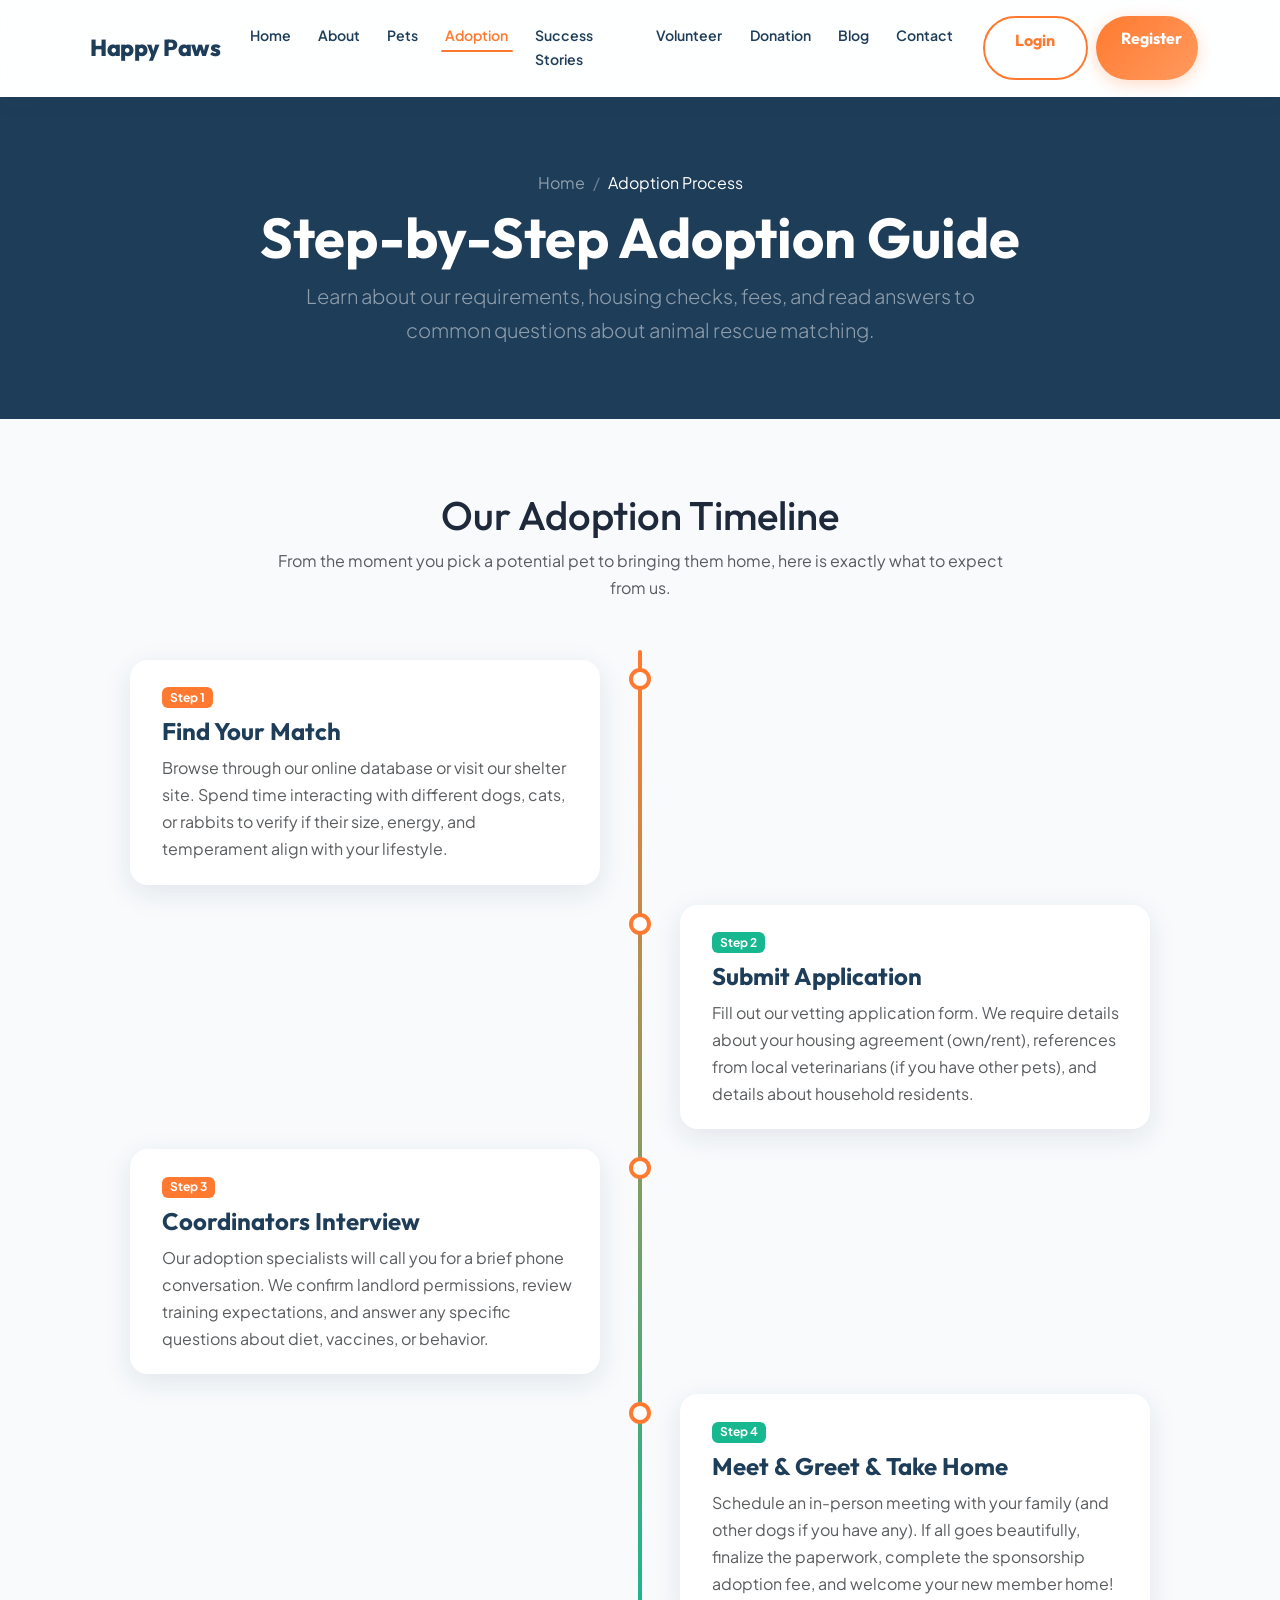
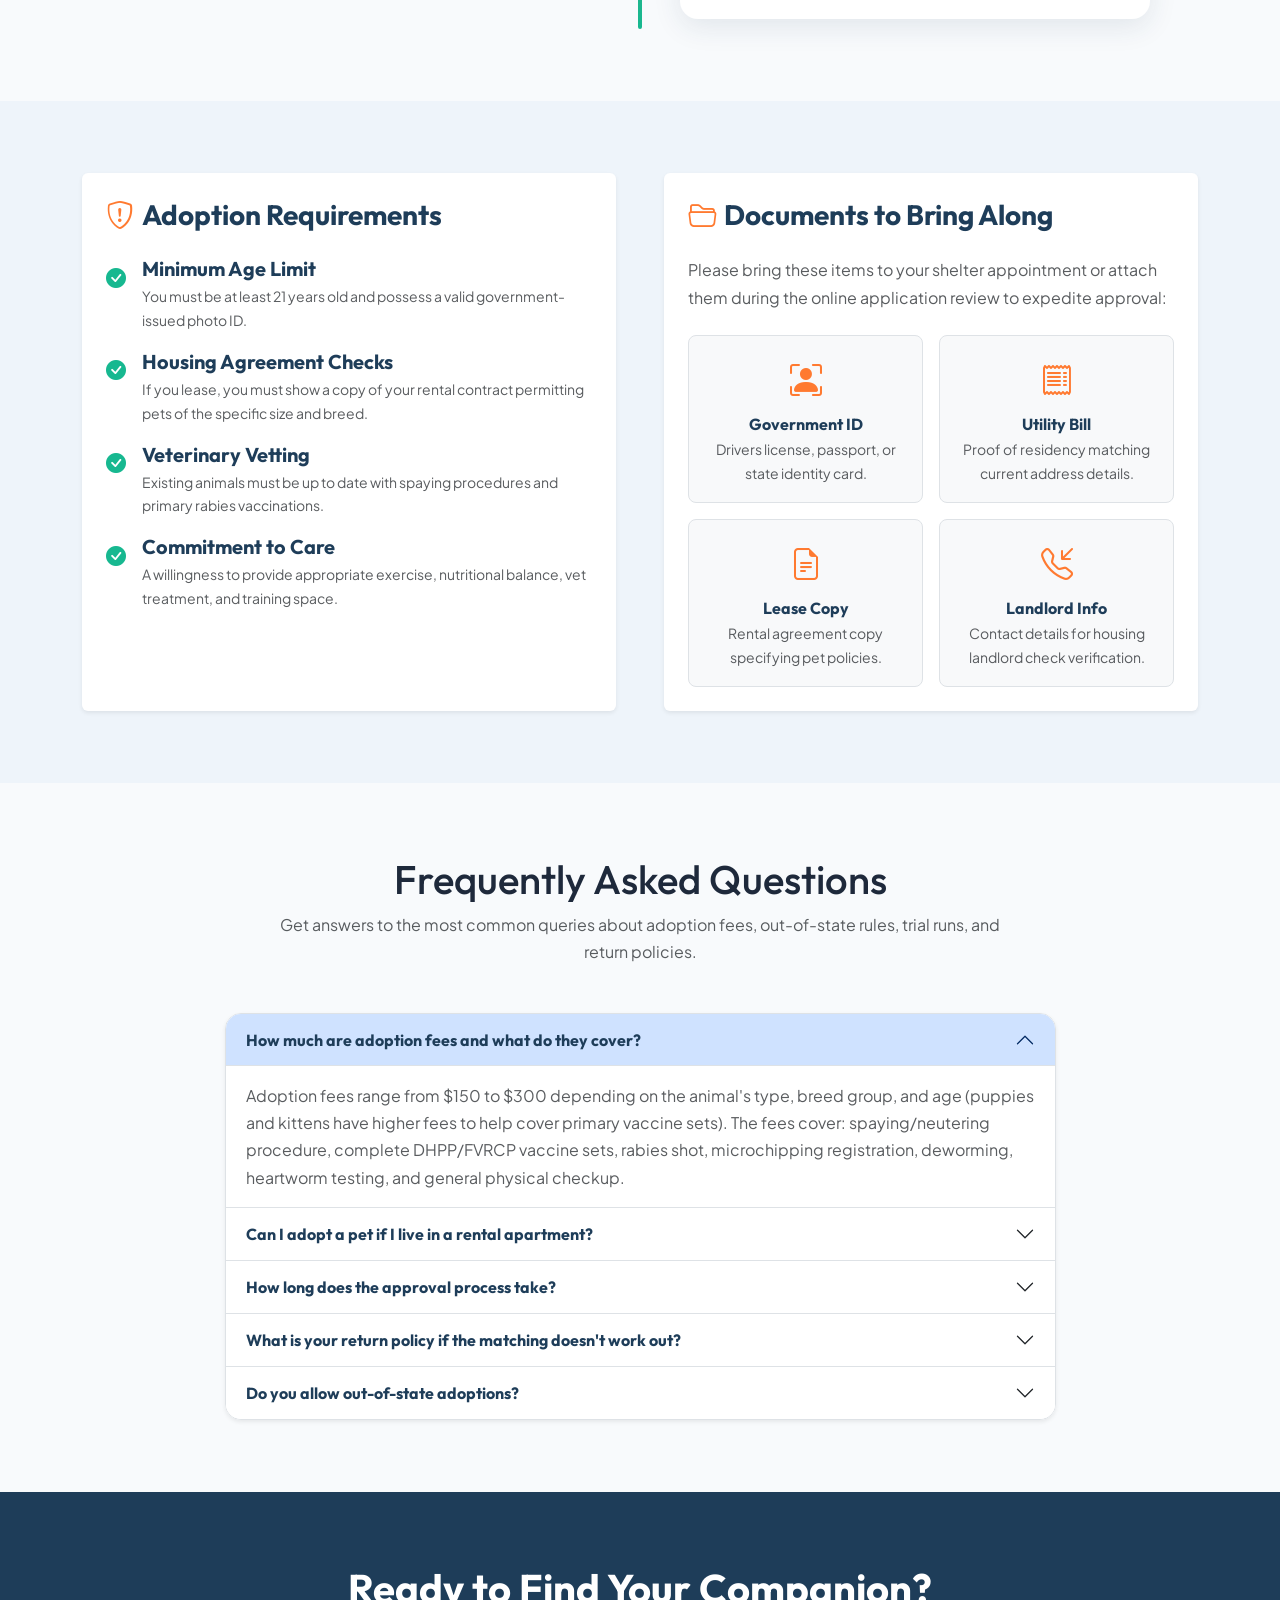
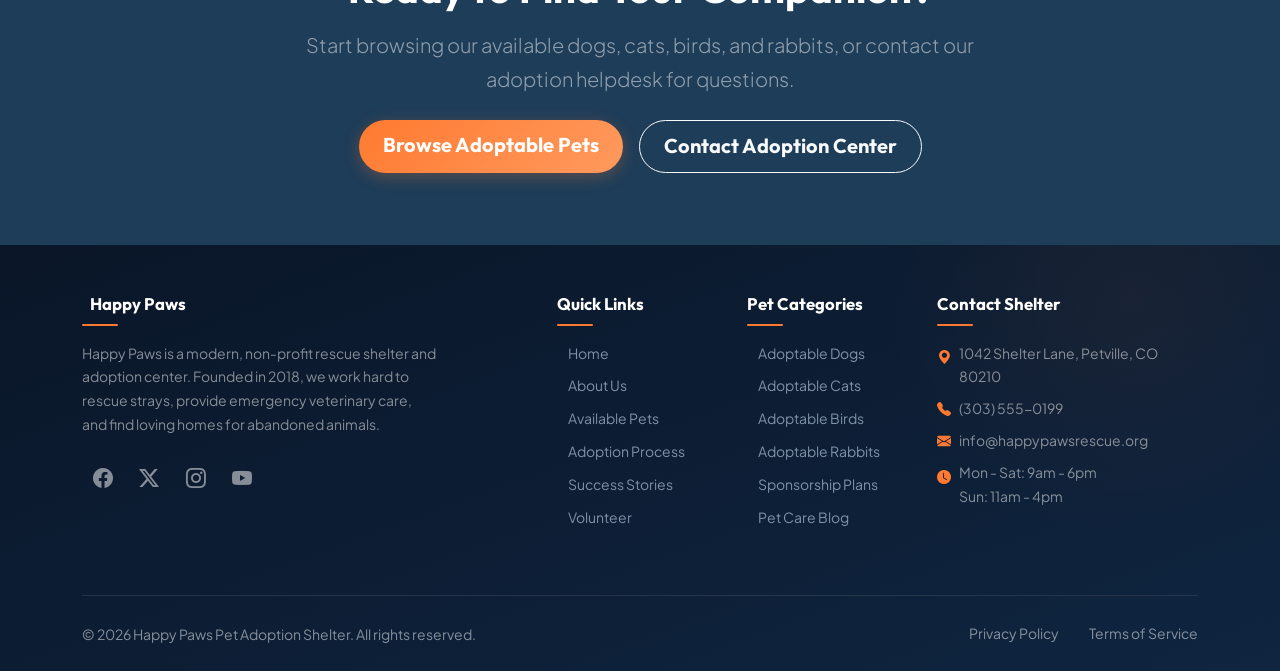
<file: adoption.html>
<!DOCTYPE html>
<html lang="en">
<head>
  <meta charset="UTF-8">
  <meta name="viewport" content="width=device-width, initial-scale=1.0">
  <meta name="description" content="Read our step-by-step pet adoption guide. View housing and vetting requirements, necessary checklist documents, and browse frequently asked questions.">
  <title>Adoption Guide & FAQ | Happy Paws Pet Adoption</title>
  <!-- Bootstrap 5 CSS CDN -->
  <link href="https://cdn.jsdelivr.net/npm/bootstrap@5.3.2/dist/css/bootstrap.min.css" rel="stylesheet">
  <!-- Bootstrap Icons CDN -->
  <link href="https://cdn.jsdelivr.net/npm/bootstrap-icons@1.11.2/font/bootstrap-icons.min.css" rel="stylesheet">
  <!-- Custom CSS -->
  <link href="css/style.css" rel="stylesheet">
</head>
<body>

  <!-- NAVBAR -->
  <nav class="navbar navbar-expand-lg sticky-top glass-navbar py-3">
    <div class="container">
      <a class="navbar-brand text-secondary-custom d-flex align-items-center" href="index.html">
        <i class="bi bi-paw-fill text-primary-custom me-2" aria-hidden="true"></i>
        <span>Happy Paws</span>
      </a>
      <button class="navbar-toggler border-0" type="button" data-bs-toggle="offcanvas" data-bs-target="#offcanvasNavbar" aria-controls="offcanvasNavbar" aria-label="Toggle navigation">
        <span class="navbar-toggler-icon"></span>
      </button>
      <div class="offcanvas offcanvas-end" tabindex="-1" id="offcanvasNavbar" aria-labelledby="offcanvasNavbarLabel">
        <div class="offcanvas-header border-bottom">
          <h5 class="offcanvas-title text-secondary-custom d-flex align-items-center" id="offcanvasNavbarLabel">
            <i class="bi bi-paw-fill text-primary-custom me-2"></i>Happy Paws
          </h5>
          <button type="button" class="btn-close" data-bs-dismiss="offcanvas" aria-label="Close"></button>
        </div>
        <div class="offcanvas-body">
          <ul class="navbar-nav justify-content-center flex-grow-1 pe-3">
            <li class="nav-item"><a class="nav-link" href="index.html">Home</a></li>
            <li class="nav-item"><a class="nav-link" href="about.html">About</a></li>
            <li class="nav-item"><a class="nav-link" href="pets.html">Pets</a></li>
            <li class="nav-item"><a class="nav-link active" href="adoption.html">Adoption</a></li>
            <li class="nav-item"><a class="nav-link" href="stories.html">Success Stories</a></li>
            <li class="nav-item"><a class="nav-link" href="volunteer.html">Volunteer</a></li>
            <li class="nav-item"><a class="nav-link" href="donation.html">Donation</a></li>
            <li class="nav-item"><a class="nav-link" href="blog.html">Blog</a></li>
            <li class="nav-item"><a class="nav-link" href="contact.html">Contact</a></li>
          </ul>
          <div class="d-flex gap-2 flex-column flex-lg-row mt-3 mt-lg-0">
            <a href="login.html" class="btn btn-outline-primary-custom w-100 w-lg-auto">Login</a>
            <a href="register.html" class="btn btn-primary-custom w-100 w-lg-auto">Register</a>
          </div>
        </div>
      </div>
    </div>
  </nav>

  <!-- PAGE HERO -->
  <section class="py-5 bg-secondary-custom text-white" id="adoption-hero">
    <div class="container py-4 text-center">
      <nav aria-label="breadcrumb">
        <ol class="breadcrumb justify-content-center mb-2">
          <li class="breadcrumb-item"><a href="index.html" class="text-white-50">Home</a></li>
          <li class="breadcrumb-item active text-white" aria-current="page">Adoption Process</li>
        </ol>
      </nav>
      <h1 class="display-4 text-white fw-bold">Step-by-Step Adoption Guide</h1>
      <p class="lead text-white-50 col-md-8 mx-auto mb-0">Learn about our requirements, housing checks, fees, and read answers to common questions about animal rescue matching.</p>
    </div>
  </section>

  <!-- STEP BY STEP PROCESS -->
  <section class="py-5" id="process-timeline">
    <div class="container py-4">
      <div class="text-center mb-5">
        <h2 class="h1 mb-2">Our Adoption Timeline</h2>
        <p class="text-muted col-md-8 mx-auto">From the moment you pick a potential pet to bringing them home, here is exactly what to expect from us.</p>
      </div>

      <div class="timeline">
        <!-- Step 1 -->
        <div class="timeline-container left">
          <div class="timeline-content">
            <span class="badge bg-primary-custom mb-2">Step 1</span>
            <h4 class="text-secondary-custom fw-bold">Find Your Match</h4>
            <p class="text-muted mb-0">Browse through our online database or visit our shelter site. Spend time interacting with different dogs, cats, or rabbits to verify if their size, energy, and temperament align with your lifestyle.</p>
          </div>
        </div>
        <!-- Step 2 -->
        <div class="timeline-container right">
          <div class="timeline-content">
            <span class="badge bg-accent-custom mb-2">Step 2</span>
            <h4 class="text-secondary-custom fw-bold">Submit Application</h4>
            <p class="text-muted mb-0">Fill out our vetting application form. We require details about your housing agreement (own/rent), references from local veterinarians (if you have other pets), and details about household residents.</p>
          </div>
        </div>
        <!-- Step 3 -->
        <div class="timeline-container left">
          <div class="timeline-content">
            <span class="badge bg-primary-custom mb-2">Step 3</span>
            <h4 class="text-secondary-custom fw-bold">Coordinators Interview</h4>
            <p class="text-muted mb-0">Our adoption specialists will call you for a brief phone conversation. We confirm landlord permissions, review training expectations, and answer any specific questions about diet, vaccines, or behavior.</p>
          </div>
        </div>
        <!-- Step 4 -->
        <div class="timeline-container right">
          <div class="timeline-content">
            <span class="badge bg-accent-custom mb-2">Step 4</span>
            <h4 class="text-secondary-custom fw-bold">Meet & Greet & Take Home</h4>
            <p class="text-muted mb-0">Schedule an in-person meeting with your family (and other dogs if you have any). If all goes beautifully, finalize the paperwork, complete the sponsorship adoption fee, and welcome your new member home!</p>
          </div>
        </div>
      </div>
    </div>
  </section>

  <!-- REQUIREMENTS & DOCUMENTS -->
  <section class="py-5 bg-soft-blue-custom" id="requirements-section">
    <div class="container py-4">
      <div class="row g-5">
        
        <!-- Requirements Col -->
        <div class="col-lg-6">
          <div class="card border-0 shadow-sm p-4 h-100">
            <h3 class="fw-bold text-secondary-custom mb-4 d-flex align-items-center">
              <i class="bi bi-shield-exclamation text-primary-custom me-2 fs-3"></i>Adoption Requirements
            </h3>
            <ul class="list-unstyled d-flex flex-column gap-3 mb-0">
              <li class="d-flex align-items-start gap-3">
                <i class="bi bi-check-circle-fill text-accent-custom fs-5 mt-1"></i>
                <div>
                  <h5 class="mb-1 text-secondary-custom">Minimum Age Limit</h5>
                  <p class="text-muted small mb-0">You must be at least 21 years old and possess a valid government-issued photo ID.</p>
                </div>
              </li>
              <li class="d-flex align-items-start gap-3">
                <i class="bi bi-check-circle-fill text-accent-custom fs-5 mt-1"></i>
                <div>
                  <h5 class="mb-1 text-secondary-custom">Housing Agreement Checks</h5>
                  <p class="text-muted small mb-0">If you lease, you must show a copy of your rental contract permitting pets of the specific size and breed.</p>
                </div>
              </li>
              <li class="d-flex align-items-start gap-3">
                <i class="bi bi-check-circle-fill text-accent-custom fs-5 mt-1"></i>
                <div>
                  <h5 class="mb-1 text-secondary-custom">Veterinary Vetting</h5>
                  <p class="text-muted small mb-0">Existing animals must be up to date with spaying procedures and primary rabies vaccinations.</p>
                </div>
              </li>
              <li class="d-flex align-items-start gap-3">
                <i class="bi bi-check-circle-fill text-accent-custom fs-5 mt-1"></i>
                <div>
                  <h5 class="mb-1 text-secondary-custom">Commitment to Care</h5>
                  <p class="text-muted small mb-0">A willingness to provide appropriate exercise, nutritional balance, vet treatment, and training space.</p>
                </div>
              </li>
            </ul>
          </div>
        </div>

        <!-- Documents Col -->
        <div class="col-lg-6">
          <div class="card border-0 shadow-sm p-4 h-100">
            <h3 class="fw-bold text-secondary-custom mb-4 d-flex align-items-center">
              <i class="bi bi-folder2-open text-primary-custom me-2 fs-3"></i>Documents to Bring Along
            </h3>
            <p class="text-muted mb-4">Please bring these items to your shelter appointment or attach them during the online application review to expedite approval:</p>
            <div class="row g-3">
              <div class="col-md-6">
                <div class="p-3 bg-light border rounded-3 text-center h-100">
                  <i class="bi bi-person-bounding-box text-primary-custom fs-2 d-block mb-2"></i>
                  <h6 class="fw-bold mb-1">Government ID</h6>
                  <p class="small text-muted mb-0">Drivers license, passport, or state identity card.</p>
                </div>
              </div>
              <div class="col-md-6">
                <div class="p-3 bg-light border rounded-3 text-center h-100">
                  <i class="bi bi-receipt text-primary-custom fs-2 d-block mb-2"></i>
                  <h6 class="fw-bold mb-1">Utility Bill</h6>
                  <p class="small text-muted mb-0">Proof of residency matching current address details.</p>
                </div>
              </div>
              <div class="col-md-6">
                <div class="p-3 bg-light border rounded-3 text-center h-100">
                  <i class="bi bi-file-earmark-text text-primary-custom fs-2 d-block mb-2"></i>
                  <h6 class="fw-bold mb-1">Lease Copy</h6>
                  <p class="small text-muted mb-0">Rental agreement copy specifying pet policies.</p>
                </div>
              </div>
              <div class="col-md-6">
                <div class="p-3 bg-light border rounded-3 text-center h-100">
                  <i class="bi bi-telephone-inbound text-primary-custom fs-2 d-block mb-2"></i>
                  <h6 class="fw-bold mb-1">Landlord Info</h6>
                  <p class="small text-muted mb-0">Contact details for housing landlord check verification.</p>
                </div>
              </div>
            </div>
          </div>
        </div>

      </div>
    </div>
  </section>

  <!-- FAQS (ACCORDION) -->
  <section class="py-5" id="faqs-accordion">
    <div class="container py-4">
      <div class="text-center mb-5">
        <h2 class="h1 mb-2">Frequently Asked Questions</h2>
        <p class="text-muted col-md-8 mx-auto">Get answers to the most common queries about adoption fees, out-of-state rules, trial runs, and return policies.</p>
      </div>

      <div class="row justify-content-center">
        <div class="col-lg-9">
          <div class="accordion accordion-flush shadow-sm rounded-4 overflow-hidden border" id="adoptionFAQs">
            
            <!-- Question 1 -->
            <div class="accordion-item">
              <h2 class="accordion-header" id="faq-h1">
                <button class="accordion-button fw-bold text-secondary-custom py-3" type="button" data-bs-toggle="collapse" data-bs-target="#faq-c1" aria-expanded="true" aria-controls="faq-c1">
                  How much are adoption fees and what do they cover?
                </button>
              </h2>
              <div id="faq-c1" class="accordion-collapse collapse show" aria-labelledby="faq-h1" data-bs-parent="#adoptionFAQs">
                <div class="accordion-body text-muted">
                  Adoption fees range from $150 to $300 depending on the animal's type, breed group, and age (puppies and kittens have higher fees to help cover primary vaccine sets). The fees cover: spaying/neutering procedure, complete DHPP/FVRCP vaccine sets, rabies shot, microchipping registration, deworming, heartworm testing, and general physical checkup.
                </div>
              </div>
            </div>

            <!-- Question 2 -->
            <div class="accordion-item">
              <h2 class="accordion-header" id="faq-h2">
                <button class="accordion-button collapsed fw-bold text-secondary-custom py-3" type="button" data-bs-toggle="collapse" data-bs-target="#faq-c2" aria-expanded="false" aria-controls="faq-c2">
                  Can I adopt a pet if I live in a rental apartment?
                </button>
              </h2>
              <div id="faq-c2" class="accordion-collapse collapse" aria-labelledby="faq-h2" data-bs-parent="#adoptionFAQs">
                <div class="accordion-body text-muted">
                  Absolutely! We rehome many animals into apartments. The critical factor is matching the right pet (low energy, quiet demeanor, suitable size) to your space. We check lease documentation stating you have permission and verify breed/weight caps.
                </div>
              </div>
            </div>

            <!-- Question 3 -->
            <div class="accordion-item">
              <h2 class="accordion-header" id="faq-h3">
                <button class="accordion-button collapsed fw-bold text-secondary-custom py-3" type="button" data-bs-toggle="collapse" data-bs-target="#faq-c3" aria-expanded="false" aria-controls="faq-c3">
                  How long does the approval process take?
                </button>
              </h2>
              <div id="faq-c3" class="accordion-collapse collapse" aria-labelledby="faq-h3" data-bs-parent="#adoptionFAQs">
                <div class="accordion-body text-muted">
                  The vetting review usually takes between 48 and 72 hours. Delays typically happen if we cannot reach references, landlords, or your prior veterinarian. You can speed up reviews by informing your landlord and vet clinic that Happy Paws will be calling.
                </div>
              </div>
            </div>

            <!-- Question 4 -->
            <div class="accordion-item">
              <h2 class="accordion-header" id="faq-h4">
                <button class="accordion-button collapsed fw-bold text-secondary-custom py-3" type="button" data-bs-toggle="collapse" data-bs-target="#faq-c4" aria-expanded="false" aria-controls="faq-c4">
                  What is your return policy if the matching doesn't work out?
                </button>
              </h2>
              <div id="faq-c4" class="accordion-collapse collapse" aria-labelledby="faq-h4" data-bs-parent="#adoptionFAQs">
                <div class="accordion-body text-muted">
                  We offer a 14-day trial match window. If there are behavioral adjustments, we offer training consultations. If it's clear the match isn't a fit, the animal must be returned to Happy Paws. We will refund the adoption fee (within 14 days) and work to find a better fit.
                </div>
              </div>
            </div>

            <!-- Question 5 -->
            <div class="accordion-item">
              <h2 class="accordion-header" id="faq-h5">
                <button class="accordion-button collapsed fw-bold text-secondary-custom py-3" type="button" data-bs-toggle="collapse" data-bs-target="#faq-c5" aria-expanded="false" aria-controls="faq-c5">
                  Do you allow out-of-state adoptions?
                </button>
              </h2>
              <div id="faq-c5" class="accordion-collapse collapse" aria-labelledby="faq-h5" data-bs-parent="#adoptionFAQs">
                <div class="accordion-body text-muted">
                  Yes, but we do not ship animals under any circumstances. You must travel to our physical Colorado shelter sites to complete the application, meet-and-greet sessions, and drive or fly back home with the companion safely.
                </div>
              </div>
            </div>

          </div>
        </div>
      </div>
    </div>
  </section>

  <!-- QUICK CTA -->
  <section class="py-5 bg-secondary-custom text-white" id="adoption-cta">
    <div class="container py-4 text-center">
      <h2 class="display-6 text-white mb-3 fw-bold">Ready to Find Your Companion?</h2>
      <p class="lead text-white-50 col-md-8 mx-auto mb-4">Start browsing our available dogs, cats, birds, and rabbits, or contact our adoption helpdesk for questions.</p>
      <div class="d-flex justify-content-center gap-3 flex-wrap">
        <a href="pets.html" class="btn btn-primary-custom btn-lg px-4">Browse Adoptable Pets</a>
        <a href="contact.html" class="btn btn-outline-light btn-lg px-4">Contact Adoption Center</a>
      </div>
    </div>
  </section>

  <!-- FOOTER -->
  <footer class="footer-dark pt-5 pb-4">
    <div class="container">
      <div class="row g-4 mb-5">
        <div class="col-md-4">
          <h5 class="text-white fw-bold mb-3 d-flex align-items-center">
            <i class="bi bi-paw-fill text-primary-custom me-2"></i>Happy Paws
          </h5>
          <p class="small text-white-50">Happy Paws is a modern, non-profit rescue shelter and adoption center. Founded in 2018, we work hard to rescue strays, provide emergency veterinary care, and find loving homes for abandoned animals.</p>
          <div class="d-flex gap-3 mt-4">
            <a href="#" class="fs-5 text-white-50" aria-label="Facebook"><i class="bi bi-facebook"></i></a>
            <a href="#" class="fs-5 text-white-50" aria-label="Twitter"><i class="bi bi-twitter-x"></i></a>
            <a href="#" class="fs-5 text-white-50" aria-label="Instagram"><i class="bi bi-instagram"></i></a>
            <a href="#" class="fs-5 text-white-50" aria-label="Youtube"><i class="bi bi-youtube"></i></a>
          </div>
        </div>
        <div class="col-sm-6 col-md-2 offset-md-1">
          <h5 class="text-white fw-bold mb-3">Quick Links</h5>
          <ul class="list-unstyled d-flex flex-column gap-2 small">
            <li><a href="index.html">Home</a></li>
            <li><a href="about.html">About Us</a></li>
            <li><a href="pets.html">Available Pets</a></li>
            <li><a href="adoption.html">Adoption Process</a></li>
            <li><a href="stories.html">Success Stories</a></li>
            <li><a href="volunteer.html">Volunteer</a></li>
          </ul>
        </div>
        <div class="col-sm-6 col-md-2">
          <h5 class="text-white fw-bold mb-3">Pet Categories</h5>
          <ul class="list-unstyled d-flex flex-column gap-2 small">
            <li><a href="pets.html?type=dogs">Adoptable Dogs</a></li>
            <li><a href="pets.html?type=cats">Adoptable Cats</a></li>
            <li><a href="pets.html?type=birds">Adoptable Birds</a></li>
            <li><a href="pets.html?type=rabbits">Adoptable Rabbits</a></li>
            <li><a href="donation.html">Sponsorship Plans</a></li>
            <li><a href="blog.html">Pet Care Blog</a></li>
          </ul>
        </div>
        <div class="col-md-3">
          <h5 class="text-white fw-bold mb-3">Contact Shelter</h5>
          <ul class="list-unstyled d-flex flex-column gap-2 small text-white-50">
            <li class="d-flex align-items-start gap-2">
              <i class="bi bi-geo-alt-fill text-primary-custom mt-1"></i>
              <span>1042 Shelter Lane, Petville, CO 80210</span>
            </li>
            <li class="d-flex align-items-center gap-2">
              <i class="bi bi-telephone-fill text-primary-custom"></i>
              <span>(303) 555-0199</span>
            </li>
            <li class="d-flex align-items-center gap-2">
              <i class="bi bi-envelope-fill text-primary-custom"></i>
              <span>info@happypawsrescue.org</span>
            </li>
            <li class="d-flex align-items-start gap-2">
              <i class="bi bi-clock-fill text-primary-custom mt-1"></i>
              <span>Mon - Sat: 9am - 6pm<br>Sun: 11am - 4pm</span>
            </li>
          </ul>
        </div>
      </div>
      <hr class="border-secondary mb-4">
      <div class="row align-items-center">
        <div class="col-md-6 text-center text-md-start mb-3 mb-md-0">
          <span class="small text-white-50">&copy; 2026 Happy Paws Pet Adoption Shelter. All rights reserved.</span>
        </div>
        <div class="col-md-6 text-center text-md-end">
          <a href="#" class="small text-white-50 me-3">Privacy Policy</a>
          <a href="#" class="small text-white-50">Terms of Service</a>
        </div>
      </div>
    </div>
  </footer>

  <!-- Bootstrap 5 JS Bundle CDN -->
  <script src="https://cdn.jsdelivr.net/npm/bootstrap@5.3.2/dist/js/bootstrap.bundle.min.js"></script>
</body>
</html>
</file>
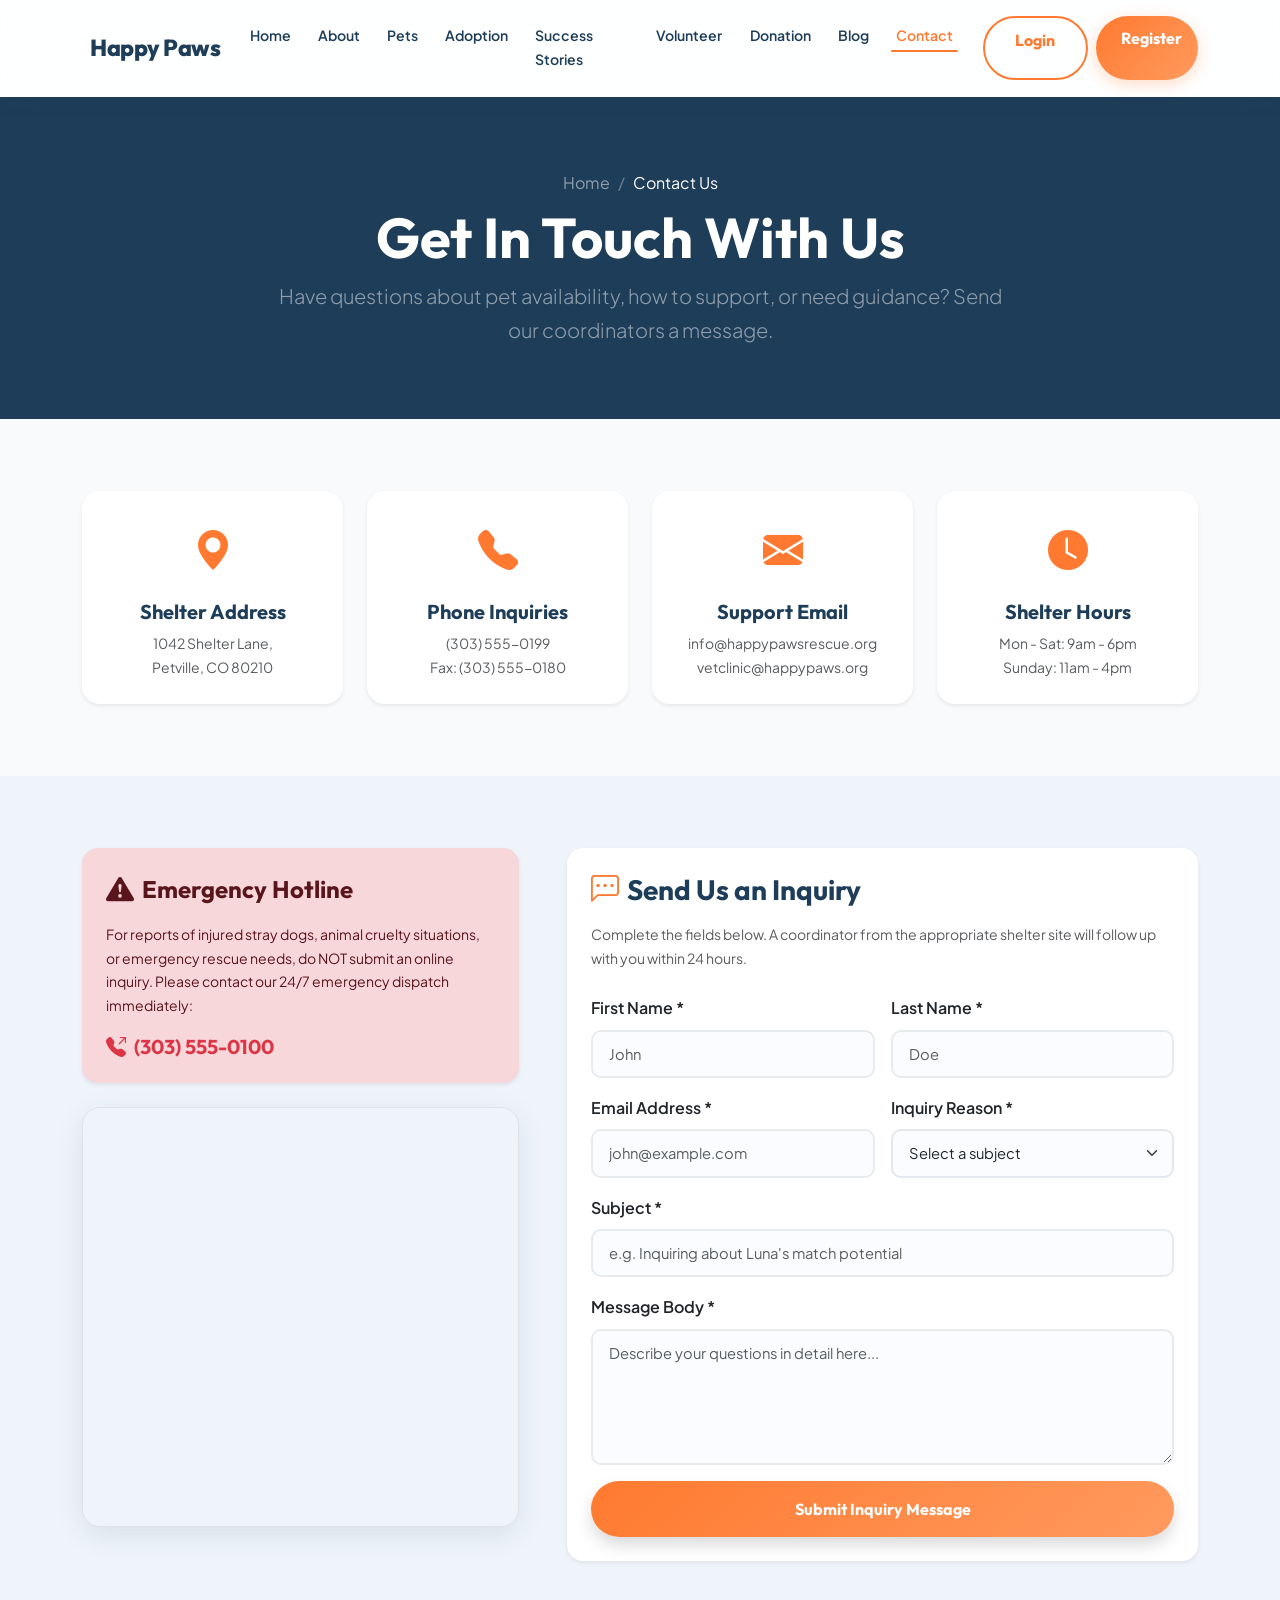
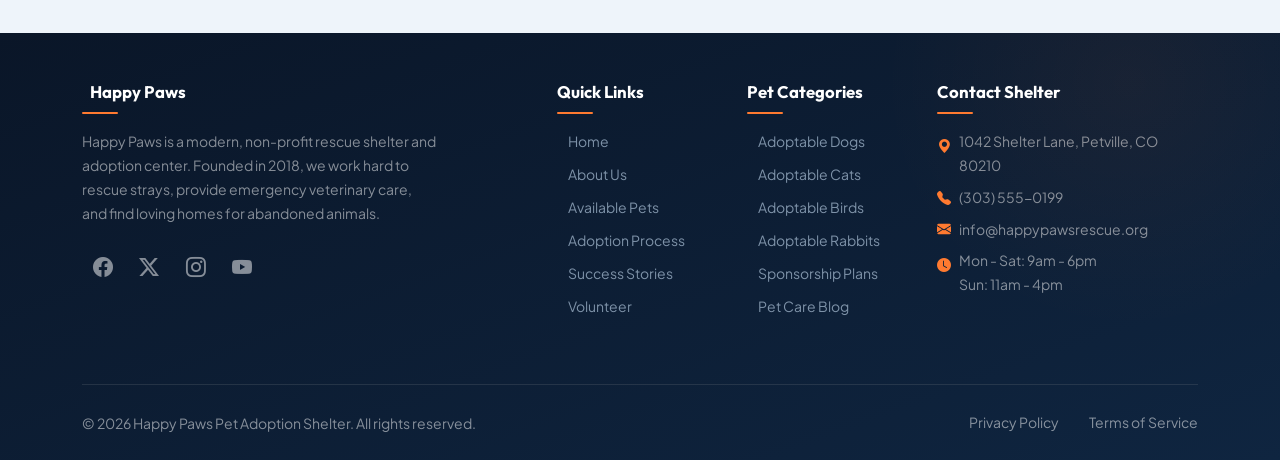
<file: contact.html>
<!DOCTYPE html>
<html lang="en">

<head>
  <meta charset="UTF-8">
  <meta name="viewport" content="width=device-width, initial-scale=1.0">
  <meta name="description"
    content="Contact Happy Paws Pet Shelter. Send us inquiries, locate our shelters on the map, access emergency strays hotline, and review office hours.">
  <title>Contact Us | Happy Paws Pet Adoption</title>
  <!-- Bootstrap 5 CSS CDN -->
  <link href="https://cdn.jsdelivr.net/npm/bootstrap@5.3.2/dist/css/bootstrap.min.css" rel="stylesheet">
  <!-- Bootstrap Icons CDN -->
  <link href="https://cdn.jsdelivr.net/npm/bootstrap-icons@1.11.2/font/bootstrap-icons.min.css" rel="stylesheet">
  <!-- Custom CSS -->
  <link href="css/style.css" rel="stylesheet">
</head>

<body>

  <!-- NAVBAR -->
  <nav class="navbar navbar-expand-lg sticky-top glass-navbar py-3">
    <div class="container">
      <a class="navbar-brand text-secondary-custom d-flex align-items-center" href="index.html">
        <i class="bi bi-paw-fill text-primary-custom me-2" aria-hidden="true"></i>
        <span>Happy Paws</span>
      </a>
      <button class="navbar-toggler border-0" type="button" data-bs-toggle="offcanvas" data-bs-target="#offcanvasNavbar"
        aria-controls="offcanvasNavbar" aria-label="Toggle navigation">
        <span class="navbar-toggler-icon"></span>
      </button>
      <div class="offcanvas offcanvas-end" tabindex="-1" id="offcanvasNavbar" aria-labelledby="offcanvasNavbarLabel">
        <div class="offcanvas-header border-bottom">
          <h5 class="offcanvas-title text-secondary-custom d-flex align-items-center" id="offcanvasNavbarLabel">
            <i class="bi bi-paw-fill text-primary-custom me-2"></i>Happy Paws
          </h5>
          <button type="button" class="btn-close" data-bs-dismiss="offcanvas" aria-label="Close"></button>
        </div>
        <div class="offcanvas-body">
          <ul class="navbar-nav justify-content-center flex-grow-1 pe-3">
            <li class="nav-item"><a class="nav-link" href="index.html">Home</a></li>
            <li class="nav-item"><a class="nav-link" href="about.html">About</a></li>
            <li class="nav-item"><a class="nav-link" href="pets.html">Pets</a></li>
            <li class="nav-item"><a class="nav-link" href="adoption.html">Adoption</a></li>
            <li class="nav-item"><a class="nav-link" href="stories.html">Success Stories</a></li>
            <li class="nav-item"><a class="nav-link" href="volunteer.html">Volunteer</a></li>
            <li class="nav-item"><a class="nav-link" href="donation.html">Donation</a></li>
            <li class="nav-item"><a class="nav-link" href="blog.html">Blog</a></li>
            <li class="nav-item"><a class="nav-link active" href="contact.html">Contact</a></li>
          </ul>
          <div class="d-flex gap-2 flex-column flex-lg-row mt-3 mt-lg-0">
            <a href="login.html" class="btn btn-outline-primary-custom w-100 w-lg-auto">Login</a>
            <a href="register.html" class="btn btn-primary-custom w-100 w-lg-auto">Register</a>
          </div>
        </div>
      </div>
    </div>
  </nav>

  <!-- PAGE HERO -->
  <section class="py-5 bg-secondary-custom text-white" id="contact-hero">
    <div class="container py-4 text-center">
      <nav aria-label="breadcrumb">
        <ol class="breadcrumb justify-content-center mb-2">
          <li class="breadcrumb-item"><a href="index.html" class="text-white-50">Home</a></li>
          <li class="breadcrumb-item active text-white" aria-current="page">Contact Us</li>
        </ol>
      </nav>
      <h1 class="display-4 text-white fw-bold">Get In Touch With Us</h1>
      <p class="lead text-white-50 col-md-8 mx-auto mb-0">Have questions about pet availability, how to support, or need
        guidance? Send our coordinators a message.</p>
    </div>
  </section>

  <!-- CONTACT INFORMATION MATRIX -->
  <section class="py-5" id="info-cards">
    <div class="container py-4">
      <div class="row g-4">
        <!-- Col 1 -->
        <div class="col-md-6 col-lg-3">
          <div class="card card-hover text-center h-100 border-0 shadow-sm p-4">
            <i class="bi bi-geo-alt-fill text-primary-custom fs-1 mb-3"></i>
            <h5 class="fw-bold text-secondary-custom mb-2">Shelter Address</h5>
            <p class="text-muted small mb-0">1042 Shelter Lane,<br>Petville, CO 80210</p>
          </div>
        </div>
        <!-- Col 2 -->
        <div class="col-md-6 col-lg-3">
          <div class="card card-hover text-center h-100 border-0 shadow-sm p-4">
            <i class="bi bi-telephone-fill text-primary-custom fs-1 mb-3"></i>
            <h5 class="fw-bold text-secondary-custom mb-2">Phone Inquiries</h5>
            <p class="text-muted small mb-0">(303) 555-0199<br>Fax: (303) 555-0180</p>
          </div>
        </div>
        <!-- Col 3 -->
        <div class="col-md-6 col-lg-3">
          <div class="card card-hover text-center h-100 border-0 shadow-sm p-4">
            <i class="bi bi-envelope-fill text-primary-custom fs-1 mb-3"></i>
            <h5 class="fw-bold text-secondary-custom mb-2">Support Email</h5>
            <p class="text-muted small mb-0">info@happypawsrescue.org<br>vetclinic@happypaws.org</p>
          </div>
        </div>
        <!-- Col 4 -->
        <div class="col-md-6 col-lg-3">
          <div class="card card-hover text-center h-100 border-0 shadow-sm p-4">
            <i class="bi bi-clock-fill text-primary-custom fs-1 mb-3"></i>
            <h5 class="fw-bold text-secondary-custom mb-2">Shelter Hours</h5>
            <p class="text-muted small mb-0">Mon - Sat: 9am - 6pm<br>Sunday: 11am - 4pm</p>
          </div>
        </div>
      </div>
    </div>
  </section>

  <!-- FORM & EMERGENCY ALERTS -->
  <section class="py-5 bg-soft-blue-custom" id="contact-form-emergency">
    <div class="container py-4">
      <div class="row g-5">

        <!-- Emergency alert and Map -->
        <div class="col-lg-5">
          <!-- Emergency Alert Box -->
          <div class="alert alert-danger border-0 p-4 shadow-sm mb-4 rounded-4" role="alert">
            <h4 class="alert-heading fw-bold d-flex align-items-center mb-3">
              <i class="bi bi-exclamation-triangle-fill fs-3 me-2"></i>Emergency Hotline
            </h4>
            <p class="mb-3 small">For reports of injured stray dogs, animal cruelty situations, or emergency rescue
              needs, do NOT submit an online inquiry. Please contact our 24/7 emergency dispatch immediately:</p>
            <h5 class="fw-bold mb-0 text-danger"><i class="bi bi-telephone-outbound-fill me-2"></i>(303) 555-0100</h5>
          </div>

          <!-- Location Map Container -->
          <div class="map-container">
            <iframe
              src="https://www.google.com/maps/embed?pb=!1m18!1m12!1m3!1d251072.6862643658!2d78.33409299453122!3d10.499820400000003!2m3!1f0!2f0!3f0!3m2!1i1024!2i768!4f13.1!3m3!1m2!1s0x3baa7fdf016dc1e5%3A0xf6981ca196e19490!2sBhairavar%20charitable%20Trust!5e0!3m2!1sen!2sin!4v1782539415708!5m2!1sen!2sin"
              aria-label="Shelter location mapping"></iframe>
          </div>
        </div>

       


        <!-- Contact inquiry form -->
        <div class="col-lg-7">
          <div class="card border-0 shadow-sm p-4 bg-white rounded-4">
            <h3 class="fw-bold text-secondary-custom mb-3"><i
                class="bi bi-chat-left-dots text-primary-custom me-2"></i>Send Us an Inquiry</h3>
            <p class="text-muted small mb-4">Complete the fields below. A coordinator from the appropriate shelter site
              will follow up with you within 24 hours.</p>
            <form id="shelterContactForm">
              <div class="row g-3">
                <div class="col-md-6">
                  <label for="conFname" class="form-label fw-semibold">First Name *</label>
                  <input type="text" id="conFname" class="form-control" required placeholder="John">
                </div>
                <div class="col-md-6">
                  <label for="conLname" class="form-label fw-semibold">Last Name *</label>
                  <input type="text" id="conLname" class="form-control" required placeholder="Doe">
                </div>
                <div class="col-md-6">
                  <label for="conEmail" class="form-label fw-semibold">Email Address *</label>
                  <input type="email" id="conEmail" class="form-control" required placeholder="john@example.com">
                </div>
                <div class="col-md-6">
                  <label for="conType" class="form-label fw-semibold">Inquiry Reason *</label>
                  <select id="conType" class="form-select" required>
                    <option value="" disabled selected>Select a subject</option>
                    <option value="adopt">Adoption Inquiry</option>
                    <option value="volunteer">Volunteer Program</option>
                    <option value="donation">Donations / Sponsor</option>
                    <option value="clinic">Clinic Appointment</option>
                    <option value="other">Other Inquiry</option>
                  </select>
                </div>
                <div class="col-12">
                  <label for="conSubject" class="form-label fw-semibold">Subject *</label>
                  <input type="text" id="conSubject" class="form-control" required
                    placeholder="e.g. Inquiring about Luna's match potential">
                </div>
                <div class="col-12">
                  <label for="conMsg" class="form-label fw-semibold">Message Body *</label>
                  <textarea id="conMsg" class="form-control" rows="5" required
                    placeholder="Describe your questions in detail here..."></textarea>
                </div>

                <div class="col-12">
                  <button type="submit" class="btn btn-primary-custom w-100 py-3 shadow">Submit Inquiry Message</button>
                </div>
              </div>
            </form>
          </div>
        </div>

      </div>
    </div>
  </section>

  <!-- FOOTER -->
  <footer class="footer-dark pt-5 pb-4">
    <div class="container">
      <div class="row g-4 mb-5">
        <div class="col-md-4">
          <h5 class="text-white fw-bold mb-3 d-flex align-items-center">
            <i class="bi bi-paw-fill text-primary-custom me-2"></i>Happy Paws
          </h5>
          <p class="small text-white-50">Happy Paws is a modern, non-profit rescue shelter and adoption center. Founded
            in 2018, we work hard to rescue strays, provide emergency veterinary care, and find loving homes for
            abandoned animals.</p>
          <div class="d-flex gap-3 mt-4">
            <a href="#" class="fs-5 text-white-50" aria-label="Facebook"><i class="bi bi-facebook"></i></a>
            <a href="#" class="fs-5 text-white-50" aria-label="Twitter"><i class="bi bi-twitter-x"></i></a>
            <a href="#" class="fs-5 text-white-50" aria-label="Instagram"><i class="bi bi-instagram"></i></a>
            <a href="#" class="fs-5 text-white-50" aria-label="Youtube"><i class="bi bi-youtube"></i></a>
          </div>
        </div>
        <div class="col-sm-6 col-md-2 offset-md-1">
          <h5 class="text-white fw-bold mb-3">Quick Links</h5>
          <ul class="list-unstyled d-flex flex-column gap-2 small">
            <li><a href="index.html">Home</a></li>
            <li><a href="about.html">About Us</a></li>
            <li><a href="pets.html">Available Pets</a></li>
            <li><a href="adoption.html">Adoption Process</a></li>
            <li><a href="stories.html">Success Stories</a></li>
            <li><a href="volunteer.html">Volunteer</a></li>
          </ul>
        </div>
        <div class="col-sm-6 col-md-2">
          <h5 class="text-white fw-bold mb-3">Pet Categories</h5>
          <ul class="list-unstyled d-flex flex-column gap-2 small">
            <li><a href="pets.html?type=dogs">Adoptable Dogs</a></li>
            <li><a href="pets.html?type=cats">Adoptable Cats</a></li>
            <li><a href="pets.html?type=birds">Adoptable Birds</a></li>
            <li><a href="pets.html?type=rabbits">Adoptable Rabbits</a></li>
            <li><a href="donation.html">Sponsorship Plans</a></li>
            <li><a href="blog.html">Pet Care Blog</a></li>
          </ul>
        </div>
        <div class="col-md-3">
          <h5 class="text-white fw-bold mb-3">Contact Shelter</h5>
          <ul class="list-unstyled d-flex flex-column gap-2 small text-white-50">
            <li class="d-flex align-items-start gap-2">
              <i class="bi bi-geo-alt-fill text-primary-custom mt-1"></i>
              <span>1042 Shelter Lane, Petville, CO 80210</span>
            </li>
            <li class="d-flex align-items-center gap-2">
              <i class="bi bi-telephone-fill text-primary-custom"></i>
              <span>(303) 555-0199</span>
            </li>
            <li class="d-flex align-items-center gap-2">
              <i class="bi bi-envelope-fill text-primary-custom"></i>
              <span>info@happypawsrescue.org</span>
            </li>
            <li class="d-flex align-items-start gap-2">
              <i class="bi bi-clock-fill text-primary-custom mt-1"></i>
              <span>Mon - Sat: 9am - 6pm<br>Sun: 11am - 4pm</span>
            </li>
          </ul>
        </div>
      </div>
      <hr class="border-secondary mb-4">
      <div class="row align-items-center">
        <div class="col-md-6 text-center text-md-start mb-3 mb-md-0">
          <span class="small text-white-50">&copy; 2026 Happy Paws Pet Adoption Shelter. All rights reserved.</span>
        </div>
        <div class="col-md-6 text-center text-md-end">
          <a href="#" class="small text-white-50 me-3">Privacy Policy</a>
          <a href="#" class="small text-white-50">Terms of Service</a>
        </div>
      </div>
    </div>
  </footer>

  <!-- Bootstrap 5 JS Bundle CDN -->
  <script src="https://cdn.jsdelivr.net/npm/bootstrap@5.3.2/dist/js/bootstrap.bundle.min.js"></script>

  <!-- Form handler -->
  <script>
    document.getElementById('shelterContactForm').addEventListener('submit', function (e) {
      e.preventDefault();
      alert(
        'Thank you! Your inquiry message has been submitted. Our team will read your details and get back to you shortly.'
        );
      this.reset();
    });
  </script>
</body>

</html>
</file>
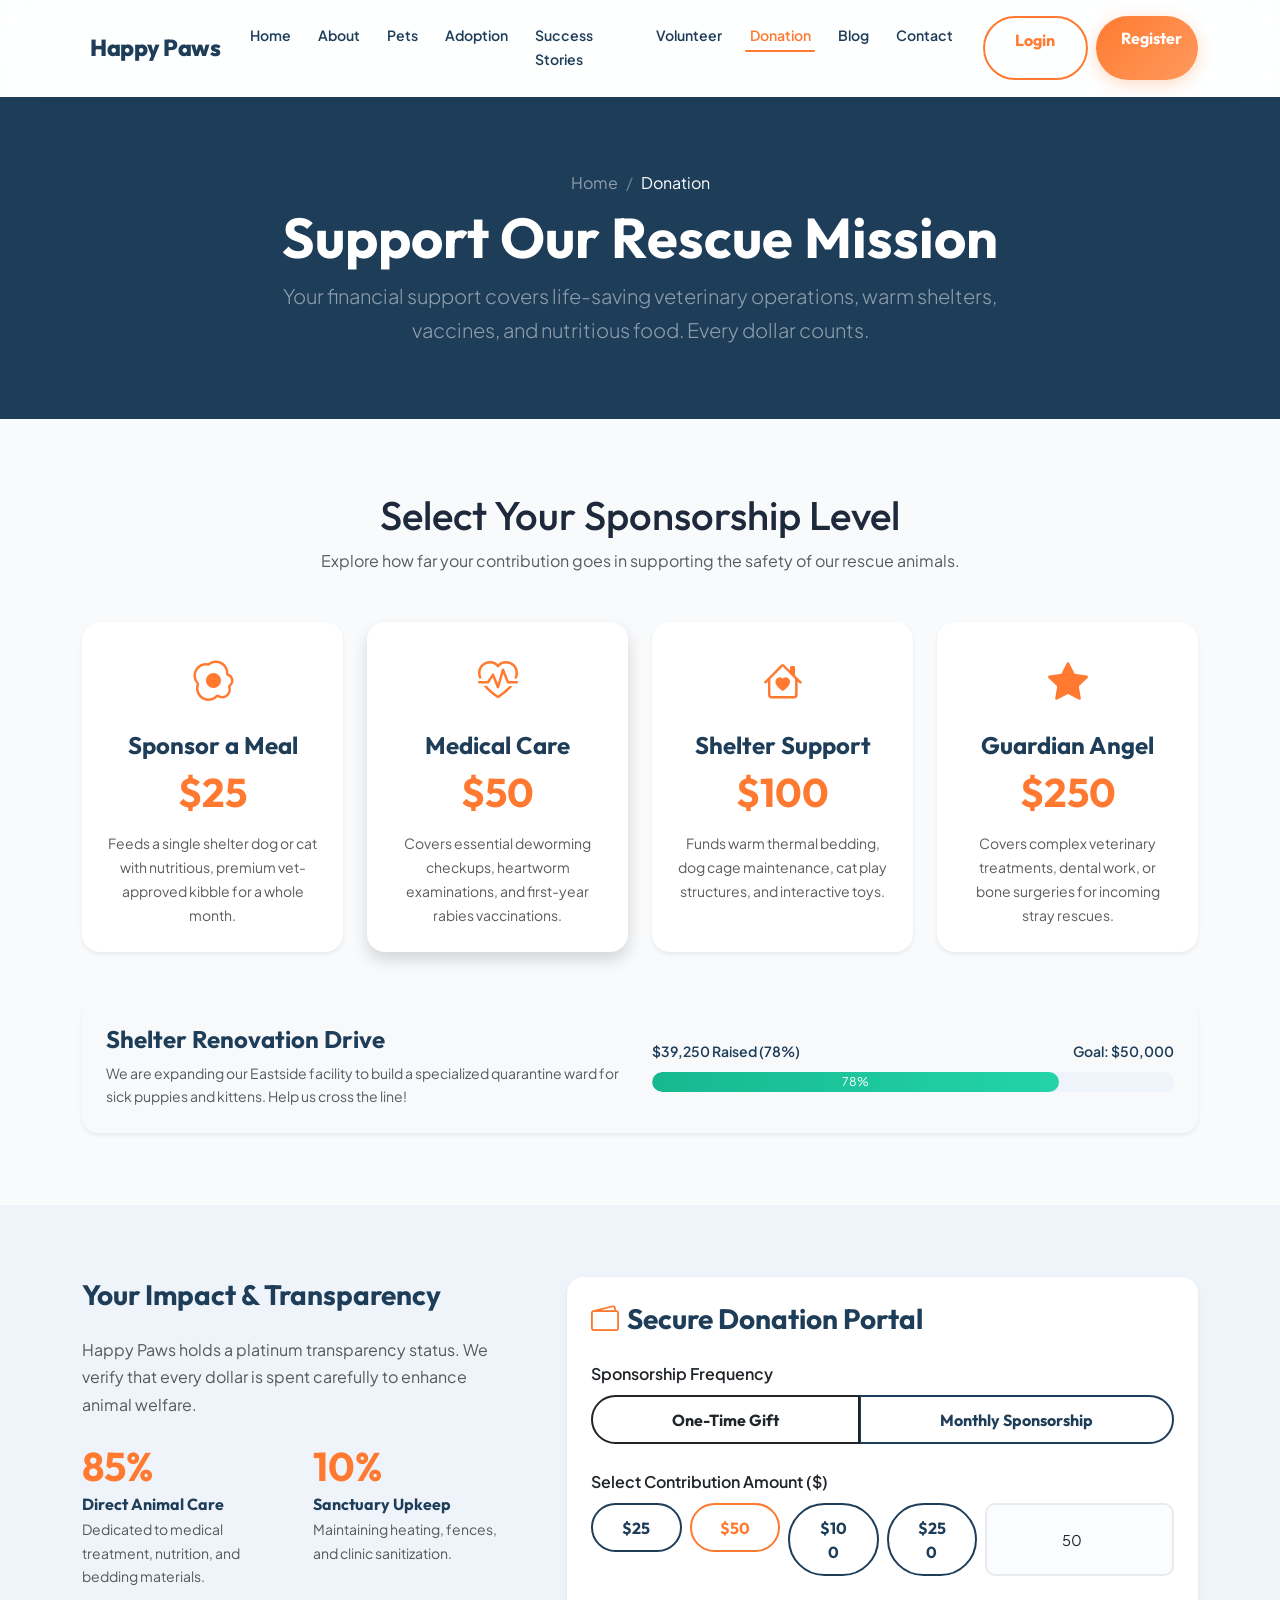
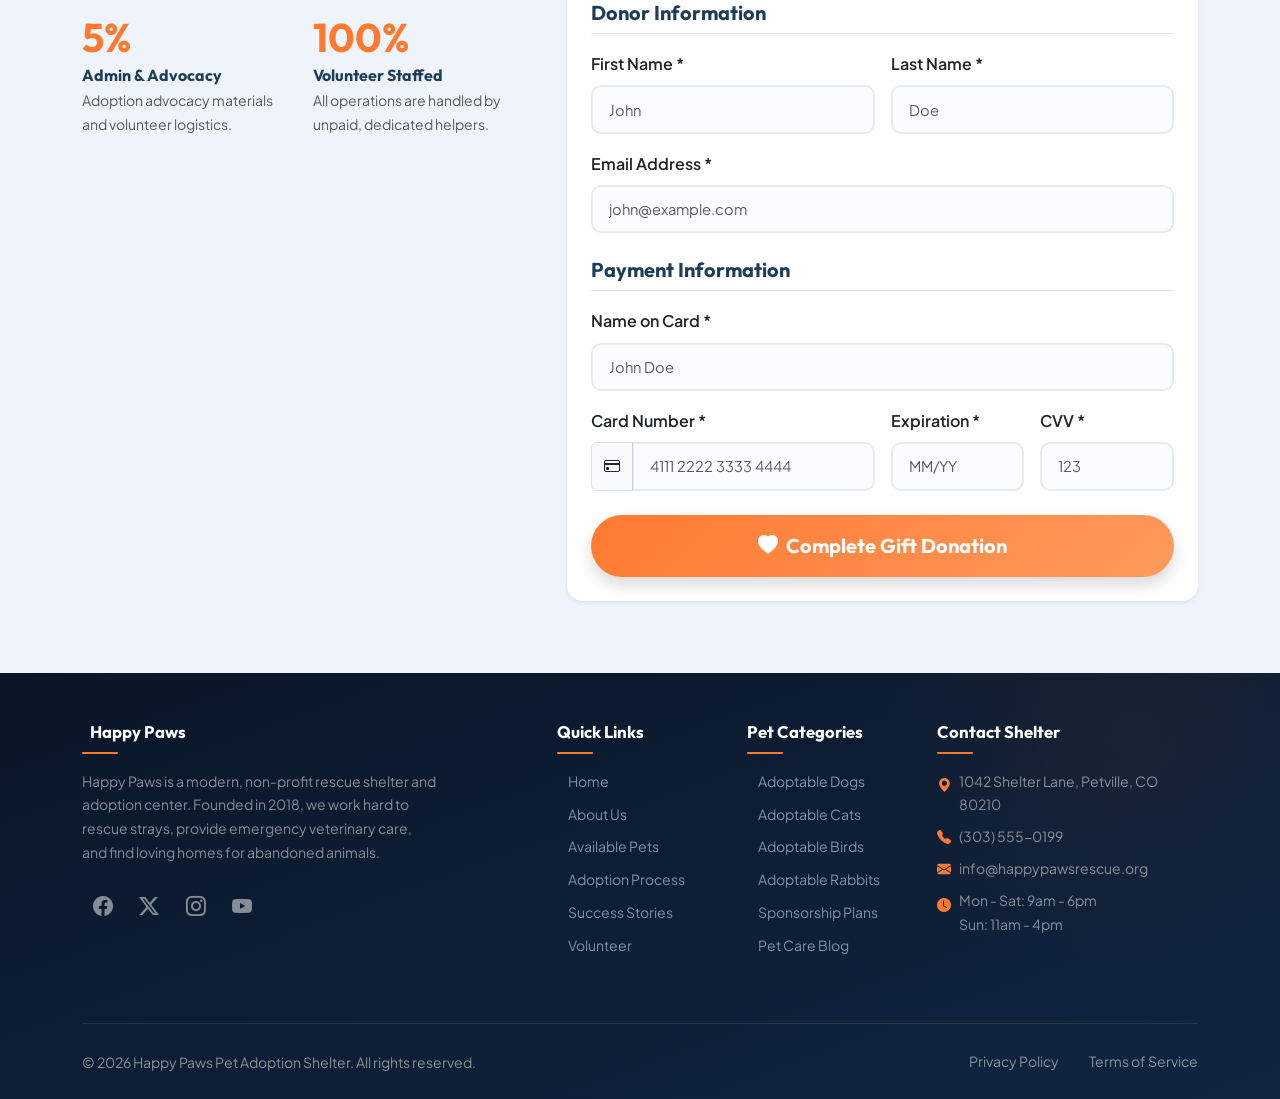
<file: donation.html>
<!DOCTYPE html>
<html lang="en">
<head>
  <meta charset="UTF-8">
  <meta name="viewport" content="width=device-width, initial-scale=1.0">
  <meta name="description" content="Support Happy Paws. Donate online to fund veterinary surgeries, nutritious food, shelter renovations, and sponsor adoptable companion animals.">
  <title>Donation Tiers & Sponsorship | Happy Paws Pet Adoption</title>
  <!-- Bootstrap 5 CSS CDN -->
  <link href="https://cdn.jsdelivr.net/npm/bootstrap@5.3.2/dist/css/bootstrap.min.css" rel="stylesheet">
  <!-- Bootstrap Icons CDN -->
  <link href="https://cdn.jsdelivr.net/npm/bootstrap-icons@1.11.2/font/bootstrap-icons.min.css" rel="stylesheet">
  <!-- Custom CSS -->
  <link href="css/style.css" rel="stylesheet">
</head>
<body>

  <!-- NAVBAR -->
  <nav class="navbar navbar-expand-lg sticky-top glass-navbar py-3">
    <div class="container">
      <a class="navbar-brand text-secondary-custom d-flex align-items-center" href="index.html">
        <i class="bi bi-paw-fill text-primary-custom me-2" aria-hidden="true"></i>
        <span>Happy Paws</span>
      </a>
      <button class="navbar-toggler border-0" type="button" data-bs-toggle="offcanvas" data-bs-target="#offcanvasNavbar" aria-controls="offcanvasNavbar" aria-label="Toggle navigation">
        <span class="navbar-toggler-icon"></span>
      </button>
      <div class="offcanvas offcanvas-end" tabindex="-1" id="offcanvasNavbar" aria-labelledby="offcanvasNavbarLabel">
        <div class="offcanvas-header border-bottom">
          <h5 class="offcanvas-title text-secondary-custom d-flex align-items-center" id="offcanvasNavbarLabel">
            <i class="bi bi-paw-fill text-primary-custom me-2"></i>Happy Paws
          </h5>
          <button type="button" class="btn-close" data-bs-dismiss="offcanvas" aria-label="Close"></button>
        </div>
        <div class="offcanvas-body">
          <ul class="navbar-nav justify-content-center flex-grow-1 pe-3">
            <li class="nav-item"><a class="nav-link" href="index.html">Home</a></li>
            <li class="nav-item"><a class="nav-link" href="about.html">About</a></li>
            <li class="nav-item"><a class="nav-link" href="pets.html">Pets</a></li>
            <li class="nav-item"><a class="nav-link" href="adoption.html">Adoption</a></li>
            <li class="nav-item"><a class="nav-link" href="stories.html">Success Stories</a></li>
            <li class="nav-item"><a class="nav-link" href="volunteer.html">Volunteer</a></li>
            <li class="nav-item"><a class="nav-link active" href="donation.html">Donation</a></li>
            <li class="nav-item"><a class="nav-link" href="blog.html">Blog</a></li>
            <li class="nav-item"><a class="nav-link" href="contact.html">Contact</a></li>
          </ul>
          <div class="d-flex gap-2 flex-column flex-lg-row mt-3 mt-lg-0">
            <a href="login.html" class="btn btn-outline-primary-custom w-100 w-lg-auto">Login</a>
            <a href="register.html" class="btn btn-primary-custom w-100 w-lg-auto">Register</a>
          </div>
        </div>
      </div>
    </div>
  </nav>

  <!-- PAGE HERO -->
  <section class="py-5 bg-secondary-custom text-white" id="donation-hero">
    <div class="container py-4 text-center">
      <nav aria-label="breadcrumb">
        <ol class="breadcrumb justify-content-center mb-2">
          <li class="breadcrumb-item"><a href="index.html" class="text-white-50">Home</a></li>
          <li class="breadcrumb-item active text-white" aria-current="page">Donation</li>
        </ol>
      </nav>
      <h1 class="display-4 text-white fw-bold">Support Our Rescue Mission</h1>
      <p class="lead text-white-50 col-md-8 mx-auto mb-0">Your financial support covers life-saving veterinary operations, warm shelters, vaccines, and nutritious food. Every dollar counts.</p>
    </div>
  </section>

  <!-- DONATION TIER CARDS -->
  <section class="py-5" id="donation-tiers">
    <div class="container py-4">
      <div class="text-center mb-5">
        <h2 class="h1 mb-2">Select Your Sponsorship Level</h2>
        <p class="text-muted col-md-8 mx-auto">Explore how far your contribution goes in supporting the safety of our rescue animals.</p>
      </div>

      <div class="row g-4 mb-5">
        <!-- Tier 1 -->
        <div class="col-md-6 col-lg-3">
          <div class="card card-hover text-center h-100 border-0 shadow-sm p-4">
            <i class="bi bi-egg-fried text-primary-custom fs-1 mb-3"></i>
            <h4 class="fw-bold text-secondary-custom mb-2">Sponsor a Meal</h4>
            <h5 class="display-6 fw-bold text-primary-custom mb-3">$25</h5>
            <p class="text-muted small mb-0">Feeds a single shelter dog or cat with nutritious, premium vet-approved kibble for a whole month.</p>
          </div>
        </div>
        <!-- Tier 2 -->
        <div class="col-md-6 col-lg-3">
          <div class="card card-hover text-center h-100 border-primary-custom border-2 shadow p-4 position-relative">
            
            <i class="bi bi-heart-pulse text-primary-custom fs-1 mb-3"></i>
            <h4 class="fw-bold text-secondary-custom mb-2">Medical Care</h4>
            <h5 class="display-6 fw-bold text-primary-custom mb-3">$50</h5>
            <p class="text-muted small mb-0">Covers essential deworming checkups, heartworm examinations, and first-year rabies vaccinations.</p>
          </div>
        </div>
        <!-- Tier 3 -->
        <div class="col-md-6 col-lg-3">
          <div class="card card-hover text-center h-100 border-0 shadow-sm p-4">
            <i class="bi bi-house-heart text-primary-custom fs-1 mb-3"></i>
            <h4 class="fw-bold text-secondary-custom mb-2">Shelter Support</h4>
            <h5 class="display-6 fw-bold text-primary-custom mb-3">$100</h5>
            <p class="text-muted small mb-0">Funds warm thermal bedding, dog cage maintenance, cat play structures, and interactive toys.</p>
          </div>
        </div>
        <!-- Tier 4 -->
        <div class="col-md-6 col-lg-3">
          <div class="card card-hover text-center h-100 border-0 shadow-sm p-4">
            <i class="bi bi-star-fill text-primary-custom fs-1 mb-3"></i>
            <h4 class="fw-bold text-secondary-custom mb-2">Guardian Angel</h4>
            <h5 class="display-6 fw-bold text-primary-custom mb-3">$250</h5>
            <p class="text-muted small mb-0">Covers complex veterinary treatments, dental work, or bone surgeries for incoming stray rescues.</p>
          </div>
        </div>
      </div>

      <!-- PROGRESS BAR CARD -->
      <div class="card border-0 shadow-sm p-4 bg-light rounded-4">
        <div class="row align-items-center g-4">
          <div class="col-lg-6">
            <h4 class="fw-bold text-secondary-custom mb-2">Shelter Renovation Drive</h4>
            <p class="text-muted small mb-0">We are expanding our Eastside facility to build a specialized quarantine ward for sick puppies and kittens. Help us cross the line!</p>
          </div>
          <div class="col-lg-6">
            <div class="d-flex justify-content-between mb-2 small fw-semibold text-secondary-custom">
              <span>$39,250 Raised (78%)</span>
              <span>Goal: $50,000</span>
            </div>
            <div class="progress rounded-pill" style="height: 20px;" role="progressbar" aria-label="Donation progress" aria-valuenow="78" aria-valuemin="0" aria-valuemax="100">
              <div class="progress-bar bg-accent-custom progress-bar-striped progress-bar-animated" style="width: 78%">78%</div>
            </div>
          </div>
        </div>
      </div>

    </div>
  </section>

  <!-- DONATION PROCESSOR FORM -->
  <section class="py-5 bg-soft-blue-custom" id="donation-form-section">
    <div class="container py-4">
      <div class="row g-5 align-items-start">
        
        <!-- Impact Stats -->
        <div class="col-lg-5">
          <h3 class="fw-bold text-secondary-custom mb-4">Your Impact & Transparency</h3>
          <p class="text-muted mb-4">Happy Paws holds a platinum transparency status. We verify that every dollar is spent carefully to enhance animal welfare.</p>
          <div class="row g-4">
            <div class="col-sm-6 text-center text-sm-start">
              <h4 class="display-6 fw-bold text-primary-custom mb-1">85%</h4>
              <h6 class="fw-bold text-secondary-custom mb-1">Direct Animal Care</h6>
              <p class="small text-muted mb-0">Dedicated to medical treatment, nutrition, and bedding materials.</p>
            </div>
            <div class="col-sm-6 text-center text-sm-start">
              <h4 class="display-6 fw-bold text-primary-custom mb-1">10%</h4>
              <h6 class="fw-bold text-secondary-custom mb-1">Sanctuary Upkeep</h6>
              <p class="small text-muted mb-0">Maintaining heating, fences, and clinic sanitization.</p>
            </div>
            <div class="col-sm-6 text-center text-sm-start">
              <h4 class="display-6 fw-bold text-primary-custom mb-1">5%</h4>
              <h6 class="fw-bold text-secondary-custom mb-1">Admin & Advocacy</h6>
              <p class="small text-muted mb-0">Adoption advocacy materials and volunteer logistics.</p>
            </div>
            <div class="col-sm-6 text-center text-sm-start">
              <h4 class="display-6 fw-bold text-primary-custom mb-1">100%</h4>
              <h6 class="fw-bold text-secondary-custom mb-1">Volunteer Staffed</h6>
              <p class="small text-muted mb-0">All operations are handled by unpaid, dedicated helpers.</p>
            </div>
          </div>
        </div>

        <!-- Payment Form -->
        <div class="col-lg-7">
          <div class="card border-0 shadow-sm p-4 bg-white rounded-4">
            <h3 class="fw-bold text-secondary-custom mb-4"><i class="bi bi-wallet2 text-primary-custom me-2"></i>Secure Donation Portal</h3>
            <form id="secureDonationForm">
              
              <!-- Frequency Options -->
              <div class="mb-4">
                <label class="form-label fw-semibold d-block">Sponsorship Frequency</label>
                <div class="btn-group w-100" role="group" aria-label="Frequency selection">
                  <input type="radio" class="btn-check" name="freq" id="freqOne" value="once" checked>
                  <label class="btn btn-outline-secondary-custom" for="freqOne">One-Time Gift</label>
                  <input type="radio" class="btn-check" name="freq" id="freqMonth" value="monthly">
                  <label class="btn btn-outline-secondary-custom" for="freqMonth">Monthly Sponsorship</label>
                </div>
              </div>

              <!-- Preset Amounts -->
              <div class="mb-4">
                <label class="form-label fw-semibold d-block">Select Contribution Amount ($)</label>
                <div class="row g-2">
                  <div class="col-4 col-sm-2">
                    <button type="button" class="btn btn-outline-secondary-custom w-100 preset-btn" onclick="selectPreset(25, this)">$25</button>
                  </div>
                  <div class="col-4 col-sm-2">
                    <button type="button" class="btn btn-outline-secondary-custom w-100 preset-btn active border-primary-custom text-primary-custom" onclick="selectPreset(50, this)">$50</button>
                  </div>
                  <div class="col-4 col-sm-2">
                    <button type="button" class="btn btn-outline-secondary-custom w-100 preset-btn" onclick="selectPreset(100, this)">$100</button>
                  </div>
                  <div class="col-4 col-sm-2">
                    <button type="button" class="btn btn-outline-secondary-custom w-100 preset-btn" onclick="selectPreset(250, this)">$250</button>
                  </div>
                  <div class="col-8 col-sm-4">
                    <input type="number" id="customAmount" class="form-control h-100 text-center" placeholder="Custom" min="5" value="50" oninput="clearPresets()">
                  </div>
                </div>
              </div>

              <!-- Donor Details -->
              <h5 class="fw-bold text-secondary-custom border-bottom pb-2 mb-3 mt-4">Donor Information</h5>
              <div class="row g-3">
                <div class="col-md-6">
                  <label for="donFname" class="form-label fw-semibold">First Name *</label>
                  <input type="text" id="donFname" class="form-control" required placeholder="John">
                </div>
                <div class="col-md-6">
                  <label for="donLname" class="form-label fw-semibold">Last Name *</label>
                  <input type="text" id="donLname" class="form-control" required placeholder="Doe">
                </div>
                <div class="col-12">
                  <label for="donEmail" class="form-label fw-semibold">Email Address *</label>
                  <input type="email" id="donEmail" class="form-control" required placeholder="john@example.com">
                </div>
              </div>

              <!-- Credit Card Fields -->
              <h5 class="fw-bold text-secondary-custom border-bottom pb-2 mb-3 mt-4">Payment Information</h5>
              <div class="row g-3">
                <div class="col-12">
                  <label for="cardName" class="form-label fw-semibold">Name on Card *</label>
                  <input type="text" id="cardName" class="form-control" required placeholder="John Doe">
                </div>
                <div class="col-md-6">
                  <label for="cardNumber" class="form-label fw-semibold">Card Number *</label>
                  <div class="input-group">
                    <span class="input-group-text bg-light"><i class="bi bi-credit-card"></i></span>
                    <input type="text" id="cardNumber" class="form-control" required placeholder="4111 2222 3333 4444" pattern="[0-9 ]{13,19}">
                  </div>
                </div>
                <div class="col-6 col-md-3">
                  <label for="cardExpiry" class="form-label fw-semibold">Expiration *</label>
                  <input type="text" id="cardExpiry" class="form-control" required placeholder="MM/YY">
                </div>
                <div class="col-6 col-md-3">
                  <label for="cardCvv" class="form-label fw-semibold">CVV *</label>
                  <input type="password" id="cardCvv" class="form-control" required placeholder="123" maxlength="4">
                </div>
              </div>

              <!-- Action Submit -->
              <button type="submit" class="btn btn-primary-custom w-100 py-3 mt-4 shadow fs-5">
                <i class="bi bi-heart-fill me-2"></i>Complete Gift Donation
              </button>
            </form>
          </div>
        </div>

      </div>
    </div>
  </section>

  <!-- FOOTER -->
  <footer class="footer-dark pt-5 pb-4">
    <div class="container">
      <div class="row g-4 mb-5">
        <div class="col-md-4">
          <h5 class="text-white fw-bold mb-3 d-flex align-items-center">
            <i class="bi bi-paw-fill text-primary-custom me-2"></i>Happy Paws
          </h5>
          <p class="small text-white-50">Happy Paws is a modern, non-profit rescue shelter and adoption center. Founded in 2018, we work hard to rescue strays, provide emergency veterinary care, and find loving homes for abandoned animals.</p>
          <div class="d-flex gap-3 mt-4">
            <a href="#" class="fs-5 text-white-50" aria-label="Facebook"><i class="bi bi-facebook"></i></a>
            <a href="#" class="fs-5 text-white-50" aria-label="Twitter"><i class="bi bi-twitter-x"></i></a>
            <a href="#" class="fs-5 text-white-50" aria-label="Instagram"><i class="bi bi-instagram"></i></a>
            <a href="#" class="fs-5 text-white-50" aria-label="Youtube"><i class="bi bi-youtube"></i></a>
          </div>
        </div>
        <div class="col-sm-6 col-md-2 offset-md-1">
          <h5 class="text-white fw-bold mb-3">Quick Links</h5>
          <ul class="list-unstyled d-flex flex-column gap-2 small">
            <li><a href="index.html">Home</a></li>
            <li><a href="about.html">About Us</a></li>
            <li><a href="pets.html">Available Pets</a></li>
            <li><a href="adoption.html">Adoption Process</a></li>
            <li><a href="stories.html">Success Stories</a></li>
            <li><a href="volunteer.html">Volunteer</a></li>
          </ul>
        </div>
        <div class="col-sm-6 col-md-2">
          <h5 class="text-white fw-bold mb-3">Pet Categories</h5>
          <ul class="list-unstyled d-flex flex-column gap-2 small">
            <li><a href="pets.html?type=dogs">Adoptable Dogs</a></li>
            <li><a href="pets.html?type=cats">Adoptable Cats</a></li>
            <li><a href="pets.html?type=birds">Adoptable Birds</a></li>
            <li><a href="pets.html?type=rabbits">Adoptable Rabbits</a></li>
            <li><a href="donation.html">Sponsorship Plans</a></li>
            <li><a href="blog.html">Pet Care Blog</a></li>
          </ul>
        </div>
        <div class="col-md-3">
          <h5 class="text-white fw-bold mb-3">Contact Shelter</h5>
          <ul class="list-unstyled d-flex flex-column gap-2 small text-white-50">
            <li class="d-flex align-items-start gap-2">
              <i class="bi bi-geo-alt-fill text-primary-custom mt-1"></i>
              <span>1042 Shelter Lane, Petville, CO 80210</span>
            </li>
            <li class="d-flex align-items-center gap-2">
              <i class="bi bi-telephone-fill text-primary-custom"></i>
              <span>(303) 555-0199</span>
            </li>
            <li class="d-flex align-items-center gap-2">
              <i class="bi bi-envelope-fill text-primary-custom"></i>
              <span>info@happypawsrescue.org</span>
            </li>
            <li class="d-flex align-items-start gap-2">
              <i class="bi bi-clock-fill text-primary-custom mt-1"></i>
              <span>Mon - Sat: 9am - 6pm<br>Sun: 11am - 4pm</span>
            </li>
          </ul>
        </div>
      </div>
      <hr class="border-secondary mb-4">
      <div class="row align-items-center">
        <div class="col-md-6 text-center text-md-start mb-3 mb-md-0">
          <span class="small text-white-50">&copy; 2026 Happy Paws Pet Adoption Shelter. All rights reserved.</span>
        </div>
        <div class="col-md-6 text-center text-md-end">
          <a href="#" class="small text-white-50 me-3">Privacy Policy</a>
          <a href="#" class="small text-white-50">Terms of Service</a>
        </div>
      </div>
    </div>
  </footer>

  <!-- Bootstrap 5 JS Bundle CDN -->
  <script src="https://cdn.jsdelivr.net/npm/bootstrap@5.3.2/dist/js/bootstrap.bundle.min.js"></script>

  <!-- Interactive Script -->
  <script>
    function selectPreset(val, element) {
      // Set input amount to selected value
      document.getElementById('customAmount').value = val;

      // Remove active highlights from all preset buttons
      const buttons = document.querySelectorAll('.preset-btn');
      buttons.forEach(btn => {
        btn.classList.remove('active', 'border-primary-custom', 'text-primary-custom');
      });

      // Highlight the clicked button
      element.classList.add('active', 'border-primary-custom', 'text-primary-custom');
    }

    function clearPresets() {
      // Remove active states when user types a custom value
      const buttons = document.querySelectorAll('.preset-btn');
      buttons.forEach(btn => {
        btn.classList.remove('active', 'border-primary-custom', 'text-primary-custom');
      });
    }

    // Submit handler
    document.getElementById('secureDonationForm').addEventListener('submit', function(e) {
      e.preventDefault();
      const finalAmt = document.getElementById('customAmount').value;
      alert(`Donation Successful! Thank you so much for sponsoring $${finalAmt} to Happy Paws. An tax-deductible receipt has been dispatched to your email.`);
      this.reset();
      clearPresets();
    });
  </script>
</body>
</html>
</file>
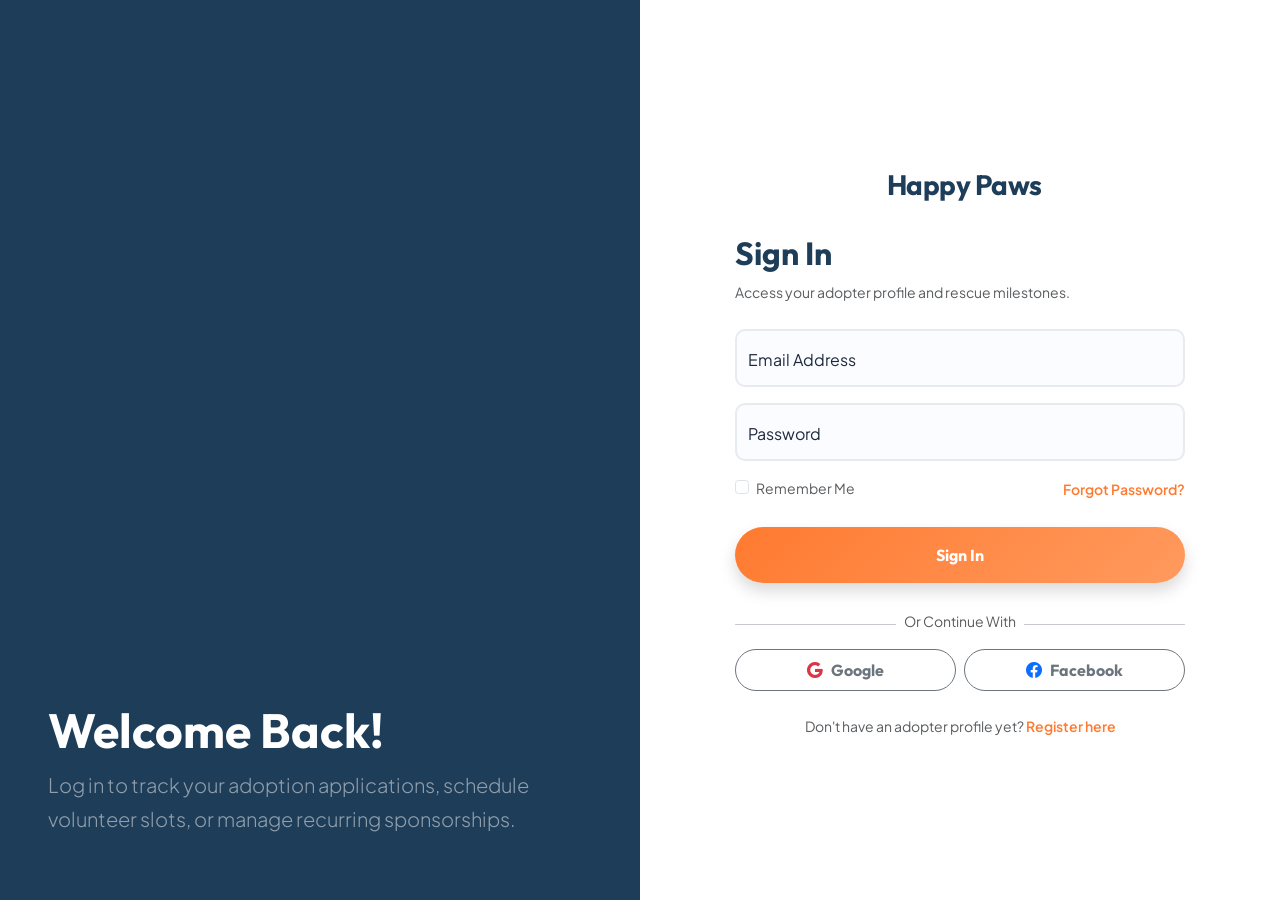
<file: login.html>
<!DOCTYPE html>
<html lang="en">
<head>
  <meta charset="UTF-8">
  <meta name="viewport" content="width=device-width, initial-scale=1.0">
  <meta name="description" content="Sign in to your Happy Paws Adopter account to check adoption applications, donate, and volunteer schedules.">
  <title>Login | Happy Paws Pet Adoption</title>
  <!-- Bootstrap 5 CSS CDN -->
  <link href="https://cdn.jsdelivr.net/npm/bootstrap@5.3.2/dist/css/bootstrap.min.css" rel="stylesheet">
  <!-- Bootstrap Icons CDN -->
  <link href="https://cdn.jsdelivr.net/npm/bootstrap-icons@1.11.2/font/bootstrap-icons.min.css" rel="stylesheet">
  <!-- Custom CSS -->
  <link href="css/style.css" rel="stylesheet">
</head>
<body class="bg-light">

  <main class="container-fluid p-0 overflow-hidden">
    <div class="row g-0 min-vh-100">
      
      <!-- Split Left Column: Images (Desktop Only) -->
      <div class="col-lg-6 d-none d-lg-block auth-split-img" style="background-image: url('https://images.unsplash.com/photo-1548199973-03cce0bbc87b?auto=format&fit=crop&w=1000&q=80');">
        <div class="h-100 w-100 bg-secondary-custom d-flex flex-column justify-content-end p-5 text-white" style="--bs-bg-opacity: 0.45;">
          <h2 class="display-5 fw-bold text-white mb-2">Welcome Back!</h2>
          <p class="lead text-white-50">Log in to track your adoption applications, schedule volunteer slots, or manage recurring sponsorships.</p>
        </div>
      </div>

      <!-- Split Right Column: Login Card -->
      <div class="col-lg-6 d-flex align-items-center justify-content-center bg-white py-5 px-4">
        <div class="w-100" style="max-width: 450px;">
          
          <!-- Brand Logo back link -->
          <div class="text-center mb-4">
            <a href="index.html" class="navbar-brand text-secondary-custom d-inline-flex align-items-center fs-3">
              <i class="bi bi-paw-fill text-primary-custom me-2" aria-hidden="true"></i>
              <span class="fw-bold">Happy Paws</span>
            </a>
          </div>

          <h2 class="fw-bold text-secondary-custom mb-2 text-center text-lg-start">Sign In</h2>
          <p class="text-muted mb-4 small text-center text-lg-start">Access your adopter profile and rescue milestones.</p>

          <!-- Login Form -->
          <form id="adopterLoginForm">
            
            <!-- Email -->
            <div class="form-floating mb-3">
              <input type="email" class="form-control" id="loginEmail" placeholder="name@example.com" required>
              <label for="loginEmail">Email Address</label>
            </div>

            <!-- Password -->
            <div class="form-floating mb-3">
              <input type="password" class="form-control" id="loginPassword" placeholder="Password" required>
              <label for="loginPassword">Password</label>
            </div>

            <!-- Remember me & forgot password -->
            <div class="d-flex justify-content-between align-items-center mb-4 small">
              <div class="form-check">
                <input class="form-check-input" type="checkbox" id="rememberMe">
                <label class="form-check-label text-muted" for="rememberMe">
                  Remember Me
                </label>
              </div>
              <a href="#" class="text-primary-custom fw-semibold">Forgot Password?</a>
            </div>

            <!-- Submit -->
            <button type="submit" class="btn btn-primary-custom w-100 py-3 shadow mb-4">Sign In</button>

            <!-- Social Connectors -->
            <div class="text-center mb-4">
              <span class="text-muted small position-relative px-2 bg-white" style="z-index: 10;">Or Continue With</span>
              <hr class="mt-2 mb-4" style="margin-top: -10px !important;">
              <div class="d-flex gap-2">
                <button type="button" class="btn btn-outline-secondary w-50 py-2 d-flex align-items-center justify-content-center gap-2 small">
                  <i class="bi bi-google text-danger"></i> Google
                </button>
                <button type="button" class="btn btn-outline-secondary w-50 py-2 d-flex align-items-center justify-content-center gap-2 small">
                  <i class="bi bi-facebook text-primary"></i> Facebook
                </button>
              </div>
            </div>

            <!-- Register callout -->
            <p class="text-center text-muted small mb-0">Don't have an adopter profile yet? <a href="register.html" class="text-primary-custom fw-semibold">Register here</a></p>

          </form>

        </div>
      </div>

    </div>
  </main>

  <!-- Bootstrap 5 JS Bundle CDN -->
  <script src="https://cdn.jsdelivr.net/npm/bootstrap@5.3.2/dist/js/bootstrap.bundle.min.js"></script>

  <!-- Interactive script -->
  <script>
    document.getElementById('adopterLoginForm').addEventListener('submit', function(e) {
      e.preventDefault();
      alert('Login Simulation Successful! Welcome back to Happy Paws.');
      window.location.href = 'index.html';
    });
  </script>
</body>
</html>
</file>
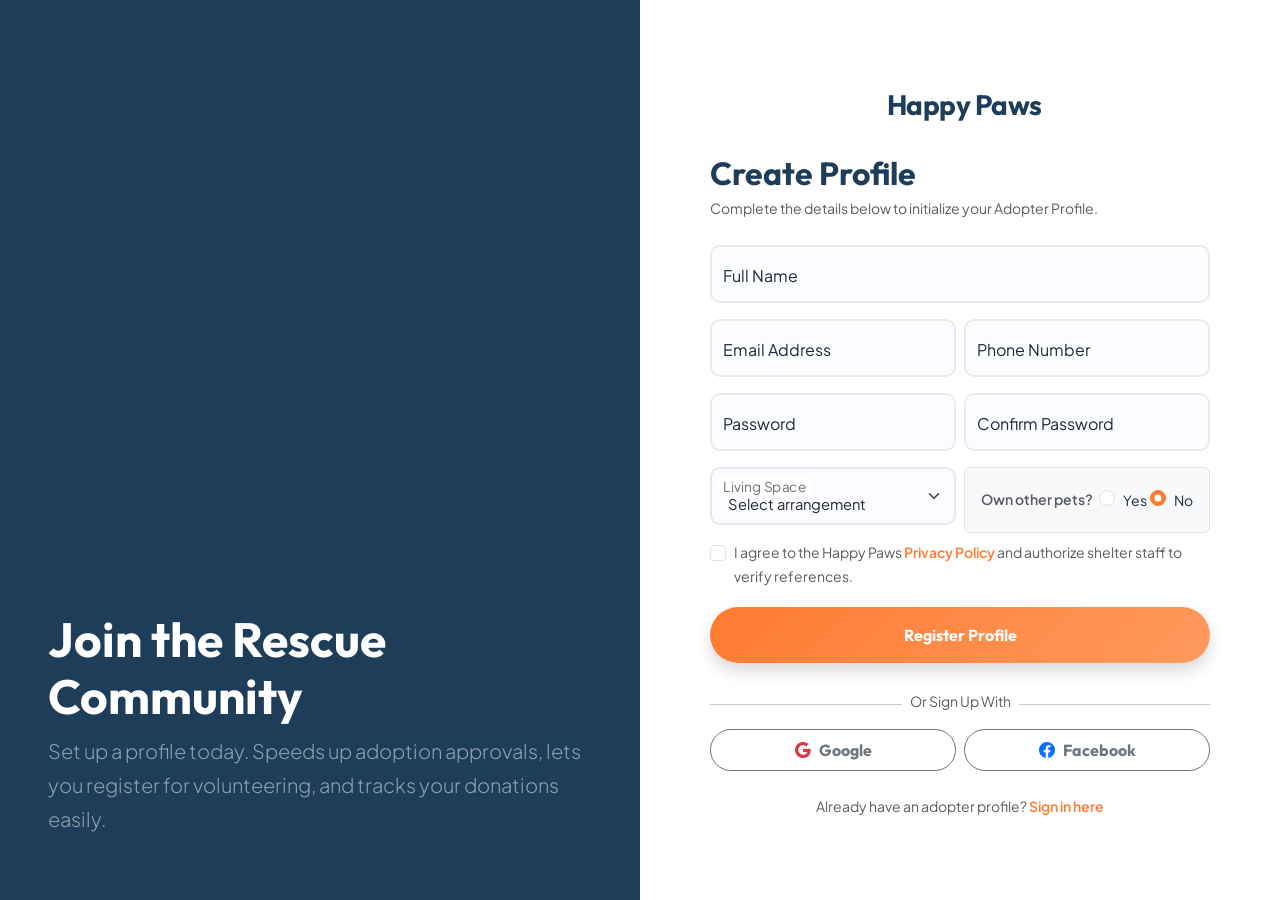
<file: register.html>
<!DOCTYPE html>
<html lang="en">
<head>
  <meta charset="UTF-8">
  <meta name="viewport" content="width=device-width, initial-scale=1.0">
  <meta name="description" content="Register an adopter profile with Happy Paws to start your companion matching process, schedule shelter visits, or sponsor rescues.">
  <title>Register Adopter Profile | Happy Paws</title>
  <!-- Bootstrap 5 CSS CDN -->
  <link href="https://cdn.jsdelivr.net/npm/bootstrap@5.3.2/dist/css/bootstrap.min.css" rel="stylesheet">
  <!-- Bootstrap Icons CDN -->
  <link href="https://cdn.jsdelivr.net/npm/bootstrap-icons@1.11.2/font/bootstrap-icons.min.css" rel="stylesheet">
  <!-- Custom CSS -->
  <link href="css/style.css" rel="stylesheet">
</head>
<body class="bg-light">

  <main class="container-fluid p-0 overflow-hidden">
    <div class="row g-0 min-vh-100">
      
      <!-- Split Left Column: Images (Desktop Only) -->
      <div class="col-lg-6 d-none d-lg-block auth-split-img" style="background-image: url('https://images.unsplash.com/photo-1581888227599-779811939961?auto=format&fit=crop&w=1000&q=80');">
        <div class="h-100 w-100 bg-secondary-custom d-flex flex-column justify-content-end p-5 text-white" style="--bs-bg-opacity: 0.45;">
          <h2 class="display-5 fw-bold text-white mb-2">Join the Rescue Community</h2>
          <p class="lead text-white-50">Set up a profile today. Speeds up adoption approvals, lets you register for volunteering, and tracks your donations easily.</p>
        </div>
      </div>

      <!-- Split Right Column: Registration Card -->
      <div class="col-lg-6 d-flex align-items-center justify-content-center bg-white py-5 px-4">
        <div class="w-100" style="max-width: 500px;">
          
          <!-- Brand Logo back link -->
          <div class="text-center mb-4">
            <a href="index.html" class="navbar-brand text-secondary-custom d-inline-flex align-items-center fs-3">
              <i class="bi bi-paw-fill text-primary-custom me-2" aria-hidden="true"></i>
              <span class="fw-bold">Happy Paws</span>
            </a>
          </div>

          <h2 class="fw-bold text-secondary-custom mb-1 text-center text-lg-start">Create Profile</h2>
          <p class="text-muted mb-4 small text-center text-lg-start">Complete the details below to initialize your Adopter Profile.</p>

          <!-- Register Form -->
          <form id="adopterRegisterForm">
            
            <div class="row g-2">
              
              <!-- Full name -->
              <div class="col-12">
                <div class="form-floating mb-2">
                  <input type="text" class="form-control" id="regName" placeholder="John Doe" required>
                  <label for="regName">Full Name</label>
                </div>
              </div>

              <!-- Email -->
              <div class="col-md-6">
                <div class="form-floating mb-2">
                  <input type="email" class="form-control" id="regEmail" placeholder="name@example.com" required>
                  <label for="regEmail">Email Address</label>
                </div>
              </div>

              <!-- Phone -->
              <div class="col-md-6">
                <div class="form-floating mb-2">
                  <input type="tel" class="form-control" id="regPhone" placeholder="(555) 555-0100" required>
                  <label for="regPhone">Phone Number</label>
                </div>
              </div>

              <!-- Password -->
              <div class="col-md-6">
                <div class="form-floating mb-2">
                  <input type="password" class="form-control" id="regPassword" placeholder="Password" required>
                  <label for="regPassword">Password</label>
                </div>
              </div>

              <!-- Confirm Password -->
              <div class="col-md-6">
                <div class="form-floating mb-2">
                  <input type="password" class="form-control" id="regConfirmPassword" placeholder="Confirm Password" required>
                  <label for="regConfirmPassword">Confirm Password</label>
                </div>
              </div>

              <!-- Housing setup -->
              <div class="col-md-6">
                <div class="form-floating mb-2">
                  <select id="regHousing" class="form-select" required>
                    <option value="" disabled selected>Select arrangement</option>
                    <option value="own">Own Home</option>
                    <option value="rent">Rent Home</option>
                    <option value="apartment">Apartment</option>
                  </select>
                  <label for="regHousing">Living Space</label>
                </div>
              </div>

              <!-- Other pets -->
              <div class="col-md-6">
                <div class="p-2 border rounded bg-light d-flex align-items-center justify-content-between h-100" style="min-height:58px;">
                  <span class="small text-muted fw-semibold ps-2">Own other pets?</span>
                  <div class="pe-2">
                    <div class="form-check form-check-inline m-0">
                      <input class="form-check-input" type="radio" name="regOtherPets" id="regPetsYes" value="yes">
                      <label class="form-check-label small" for="regPetsYes">Yes</label>
                    </div>
                    <div class="form-check form-check-inline m-0">
                      <input class="form-check-input" type="radio" name="regOtherPets" id="regPetsNo" value="no" checked>
                      <label class="form-check-label small" for="regPetsNo">No</label>
                    </div>
                  </div>
                </div>
              </div>

              <!-- Terms & conditions -->
              <div class="col-12 mt-2">
                <div class="form-check">
                  <input class="form-check-input" type="checkbox" id="regTerms" required>
                  <label class="form-check-label text-muted small" for="regTerms">
                    I agree to the Happy Paws <a href="#" class="text-primary-custom fw-semibold">Privacy Policy</a> and authorize shelter staff to verify references.
                  </label>
                </div>
              </div>

            </div>

            <!-- Submit -->
            <button type="submit" class="btn btn-primary-custom w-100 py-3 shadow mb-4 mt-3">Register Profile</button>

            <!-- Social Connectors -->
            <div class="text-center mb-4">
              <span class="text-muted small position-relative px-2 bg-white" style="z-index: 10;">Or Sign Up With</span>
              <hr class="mt-2 mb-4" style="margin-top: -10px !important;">
              <div class="d-flex gap-2">
                <button type="button" class="btn btn-outline-secondary w-50 py-2 d-flex align-items-center justify-content-center gap-2 small">
                  <i class="bi bi-google text-danger"></i> Google
                </button>
                <button type="button" class="btn btn-outline-secondary w-50 py-2 d-flex align-items-center justify-content-center gap-2 small">
                  <i class="bi bi-facebook text-primary"></i> Facebook
                </button>
              </div>
            </div>

            <!-- Login callout -->
            <p class="text-center text-muted small mb-0">Already have an adopter profile? <a href="login.html" class="text-primary-custom fw-semibold">Sign in here</a></p>

          </form>

        </div>
      </div>

    </div>
  </main>

  <!-- Bootstrap 5 JS Bundle CDN -->
  <script src="https://cdn.jsdelivr.net/npm/bootstrap@5.3.2/dist/js/bootstrap.bundle.min.js"></script>

  <!-- Interactive script -->
  <script>
    document.getElementById('adopterRegisterForm').addEventListener('submit', function(e) {
      e.preventDefault();
      
      // Confirm match of passwords
      const pass = document.getElementById('regPassword').value;
      const confirmPass = document.getElementById('regConfirmPassword').value;
      if (pass !== confirmPass) {
        alert('Error: Passwords do not match. Please verify.');
        return;
      }

      alert('Registration Simulation Successful! Welcome to Happy Paws rescue network. You can now submit application forms.');
      window.location.href = 'index.html';
    });
  </script>
</body>
</html>
</file>
<file: css/style.css>
@import url('https://fonts.googleapis.com/css2?family=Outfit:wght@300;400;500;600;700;800;900&family=Plus+Jakarta+Sans:wght@300;400;500;600;700&display=swap');

/* =============================================
   ROOT VARIABLES
   ============================================= */
:root {
  --primary: #FF7A30;
  --primary-hover: #E65F17;
  --primary-light: rgba(255,122,48,0.12);
  --secondary: #1E3D59;
  --secondary-hover: #173047;
  --accent: #17B890;
  --accent-hover: #129E7A;
  --accent-light: rgba(23,184,144,0.12);
  --bg-light: #F8FAFC;
  --bg-soft-blue: #EEF4FA;
  --text-dark: #1E293B;
  --text-muted: #64748B;
  --white: #FFFFFF;
  --glass-bg: rgba(255,255,255,0.78);
  --glass-border: rgba(255,255,255,0.45);
  --glass-shadow: 0 8px 32px rgba(30,61,89,0.10);
  --font-headings: 'Outfit', sans-serif;
  --font-body: 'Plus Jakarta Sans', sans-serif;
  --shadow-sm: 0 2px 8px rgba(30,61,89,0.06);
  --shadow-md: 0 8px 28px rgba(30,61,89,0.10);
  --shadow-lg: 0 20px 60px rgba(30,61,89,0.16);
  --shadow-orange: 0 12px 32px rgba(255,122,48,0.25);
  --shadow-accent: 0 12px 32px rgba(23,184,144,0.22);
  --transition: all 0.42s cubic-bezier(0.16, 1, 0.3, 1);
  --transition-fast: all 0.22s ease;
  --border-radius-sm: 10px;
  --border-radius-md: 18px;
  --border-radius-lg: 36px;
}

/* =============================================
   GLOBAL RESET & BASE
   ============================================= */
*, *::before, *::after { box-sizing: border-box; }

html { scroll-behavior: smooth; }

body {
  font-family: var(--font-body);
  color: var(--text-dark);
  background-color: var(--bg-light);
  line-height: 1.7;
  overflow-x: hidden;
}

h1,h2,h3,h4,h5,h6 {
  font-family: var(--font-headings);
  font-weight: 700;
  color: var(--secondary);
  line-height: 1.25;
}

a { color: var(--primary); text-decoration: none; transition: var(--transition-fast); }
a:hover { color: var(--primary-hover); }

img { display: block; max-width: 100%; }

/* =============================================
   UTILITY CLASSES
   ============================================= */
.text-primary-custom  { color: var(--primary) !important; }
.text-secondary-custom{ color: var(--secondary) !important; }
.text-accent-custom   { color: var(--accent) !important; }
.bg-primary-custom    { background-color: var(--primary) !important; }
.bg-secondary-custom  { background-color: var(--secondary) !important; }
.bg-accent-custom     { background-color: var(--accent) !important; }
.bg-soft-blue-custom  { background-color: var(--bg-soft-blue) !important; }
.bg-primary-light     { background-color: var(--primary-light) !important; }

/* Gradient text */
.gradient-text {
  background: linear-gradient(135deg, var(--primary), #FFB085);
  -webkit-background-clip: text;
  -webkit-text-fill-color: transparent;
  background-clip: text;
}
.gradient-text-cool {
  background: linear-gradient(135deg, var(--secondary), var(--accent));
  -webkit-background-clip: text;
  -webkit-text-fill-color: transparent;
  background-clip: text;
}

/* Section padding helpers */
.section-py { padding: 5rem 0; }
.section-py-sm { padding: 3rem 0; }

/* =============================================
   ANIMATED SECTION LABELS
   ============================================= */
.section-label {
  display: inline-flex;
  align-items: center;
  gap: 0.5rem;
  background: var(--primary-light);
  color: var(--primary);
  border: 1px solid rgba(255,122,48,0.25);
  border-radius: 50px;
  padding: 0.45rem 1.2rem;
  font-size: 0.82rem;
  font-weight: 700;
  letter-spacing: 1.2px;
  text-transform: uppercase;
  margin-bottom: 1rem;
}
.section-label i { font-size: 1rem; }
.section-label.accent {
  background: var(--accent-light);
  color: var(--accent);
  border-color: rgba(23,184,144,0.25);
}

/* =============================================
   SCROLL REVEAL ANIMATIONS
   ============================================= */
.reveal {
  opacity: 0;
  transform: translateY(40px);
  transition: opacity 0.8s cubic-bezier(0.16,1,0.3,1), transform 0.8s cubic-bezier(0.16,1,0.3,1);
}
.reveal.visible { opacity: 1; transform: translateY(0); }

.reveal-slide-up {
  opacity: 0;
  transform: translateY(30px);
  transition: opacity 0.8s cubic-bezier(0.16, 1, 0.3, 1), transform 0.8s cubic-bezier(0.16, 1, 0.3, 1);
}
.reveal-slide-up.visible { opacity: 1; transform: translateY(0); }

.reveal-left  { opacity: 0; transform: translateX(-50px); transition: opacity 0.8s ease, transform 0.8s ease; }
.reveal-right { opacity: 0; transform: translateX(50px);  transition: opacity 0.8s ease, transform 0.8s ease; }
.reveal-left.visible, .reveal-right.visible { opacity: 1; transform: translateX(0); }

.reveal-scale { opacity: 0; transform: scale(0.88); transition: opacity 0.7s ease, transform 0.7s ease; }
.reveal-scale.visible { opacity: 1; transform: scale(1); }

/* Stagger delays */
.delay-1 { transition-delay: 0.1s !important; }
.delay-2 { transition-delay: 0.2s !important; }
.delay-3 { transition-delay: 0.3s !important; }
.delay-4 { transition-delay: 0.4s !important; }
.delay-5 { transition-delay: 0.5s !important; }
.delay-6 { transition-delay: 0.6s !important; }

/* =============================================
   KEYFRAME ANIMATIONS
   ============================================= */
@keyframes fadeInUp {
  from { opacity: 0; transform: translateY(30px); }
  to   { opacity: 1; transform: translateY(0); }
}
@keyframes heroFadeInUp {
  from { opacity: 0; transform: translate(-50%, -40%); }
  to   { opacity: 1; transform: translate(-50%, -50%); }
}
@keyframes fadeInDown {
  from { opacity: 0; transform: translateY(-20px); }
  to   { opacity: 1; transform: translateY(0); }
}
@keyframes slideInLeft {
  from { opacity: 0; transform: translateX(-40px); }
  to   { opacity: 1; transform: translateX(0); }
}
@keyframes zoomIn {
  from { opacity: 0; transform: scale(0.85); }
  to   { opacity: 1; transform: scale(1); }
}
@keyframes float {
  0%, 100% { transform: translateY(0px); }
  50%       { transform: translateY(-14px); }
}
@keyframes floatSlow {
  0%, 100% { transform: translateY(0px) rotate(0deg); }
  50%       { transform: translateY(-10px) rotate(8deg); }
}
@keyframes pulse-ring {
  0%   { transform: scale(0.92); box-shadow: 0 0 0 0 rgba(255,122,48,0.5); }
  70%  { transform: scale(1);    box-shadow: 0 0 0 14px rgba(255,122,48,0); }
  100% { transform: scale(0.92); box-shadow: 0 0 0 0 rgba(255,122,48,0); }
}
@keyframes shimmer {
  0%   { background-position: -1000px 0; }
  100% { background-position: 1000px 0; }
}
@keyframes spin-slow {
  from { transform: rotate(0deg); }
  to   { transform: rotate(360deg); }
}
@keyframes bounceIn {
  0%   { opacity: 0; transform: scale(0.3); }
  50%  { opacity: 1; transform: scale(1.05); }
  70%  { transform: scale(0.9); }
  100% { transform: scale(1); }
}
@keyframes heartbeat {
  0%   { transform: scale(1); }
  14%  { transform: scale(1.2); }
  28%  { transform: scale(1); }
  42%  { transform: scale(1.2); }
  70%  { transform: scale(1); }
}
@keyframes wave {
  0%   { transform: rotate(0deg); }
  25%  { transform: rotate(20deg); }
  50%  { transform: rotate(0deg); }
  75%  { transform: rotate(-20deg); }
  100% { transform: rotate(0deg); }
}
@keyframes counter-fill {
  from { width: 0; }
  to   { width: 100%; }
}
@keyframes gradientShift {
  0%   { background-position: 0% 50%; }
  50%  { background-position: 100% 50%; }
  100% { background-position: 0% 50%; }
}
@keyframes pawPrint {
  0%   { opacity: 0; transform: scale(0) rotate(-30deg); }
  50%  { opacity: 0.6; transform: scale(1.1) rotate(10deg); }
  100% { opacity: 0.15; transform: scale(1) rotate(0deg); }
}

/* Floating decorative paw prints */
.float-paw {
  position: absolute;
  font-size: 2.5rem;
  opacity: 0.08;
  animation: floatSlow 5s ease-in-out infinite;
  pointer-events: none;
  user-select: none;
  z-index: 0;
}

/* =============================================
   GLASSMORPHISM NAVBAR
   ============================================= */
.glass-navbar {
  background: rgba(255,255,255,0.85);
  backdrop-filter: blur(16px);
  -webkit-backdrop-filter: blur(16px);
  border-bottom: 1px solid rgba(255,255,255,0.5);
  box-shadow: 0 2px 24px rgba(30,61,89,0.06);
  transition: var(--transition);
}
.glass-navbar.scrolled {
  background: rgba(255,255,255,0.96);
  box-shadow: 0 4px 30px rgba(30,61,89,0.10);
}

.navbar-brand {
  font-family: var(--font-headings);
  font-weight: 800;
  font-size: 1.45rem;
  letter-spacing: -0.5px;
  transition: var(--transition);
}
.navbar-brand:hover { transform: scale(1.04); }

.navbar-brand i {
  animation: heartbeat 2.5s ease-in-out infinite;
}

.navbar-nav .nav-link {
  font-weight: 600;
  font-size: 0.88rem;
  color: var(--secondary);
  padding: 0.5rem 0.85rem !important;
  border-radius: var(--border-radius-sm);
  transition: var(--transition-fast);
  position: relative;
}
.navbar-nav .nav-link::after {
  content: '';
  position: absolute;
  bottom: 4px; left: 50%; right: 50%;
  height: 2px;
  background: var(--primary);
  border-radius: 2px;
  transition: var(--transition-fast);
}
.navbar-nav .nav-link:hover::after,
.navbar-nav .nav-link.active::after { left: 10%; right: 10%; }
.navbar-nav .nav-link:hover,
.navbar-nav .nav-link.active { color: var(--primary); }

/* =============================================
   CUSTOM BUTTONS
   ============================================= */
.btn {
  font-family: var(--font-headings);
  font-weight: 700;
  border-radius: 50px;
  padding: 0.65rem 1.6rem;
  transition: var(--transition);
  position: relative;
  overflow: hidden;
}
.btn i {
  pointer-events: none;
}
.btn::after {
  content: '';
  position: absolute;
  width: 0; height: 100%;
  top: 0; left: 50%;
  background: rgba(255,255,255,0.15);
  border-radius: inherit;
  transition: var(--transition-fast);
  transform: translateX(-50%);
}
.btn:hover::after { width: 100%; }

.btn-primary-custom {
  background: linear-gradient(135deg, var(--primary), #FF9A5E);
  border: none;
  color: var(--white);
  box-shadow: 0 4px 16px rgba(255,122,48,0.28);
}
.btn-primary-custom:hover {
  background: linear-gradient(135deg, var(--primary-hover), var(--primary));
  color: var(--white);
  transform: translateY(-3px);
  box-shadow: 0 10px 28px rgba(255,122,48,0.35);
}
.btn-primary-custom:active { transform: translateY(-1px); }

.btn-secondary-custom {
  background: linear-gradient(135deg, var(--secondary), #2A5278);
  border: none;
  color: var(--white);
  box-shadow: 0 4px 16px rgba(30,61,89,0.22);
}
.btn-secondary-custom:hover {
  background: linear-gradient(135deg, var(--secondary-hover), var(--secondary));
  color: var(--white);
  transform: translateY(-3px);
  box-shadow: 0 10px 28px rgba(30,61,89,0.28);
}

.btn-accent-custom {
  background: linear-gradient(135deg, var(--accent), #23D4A8);
  border: none;
  color: var(--white);
  box-shadow: 0 4px 16px rgba(23,184,144,0.26);
}
.btn-accent-custom:hover {
  background: linear-gradient(135deg, var(--accent-hover), var(--accent));
  color: var(--white);
  transform: translateY(-3px);
  box-shadow: var(--shadow-accent);
}

.btn-outline-primary-custom {
  background: transparent;
  border: 2px solid var(--primary);
  color: var(--primary);
}
.btn-outline-primary-custom:hover {
  background: var(--primary);
  color: var(--white);
  transform: translateY(-3px);
  box-shadow: var(--shadow-orange);
}

.btn-outline-secondary-custom {
  background: transparent;
  border: 2px solid var(--secondary);
  color: var(--secondary);
}
.btn-outline-secondary-custom:hover {
  background: var(--secondary);
  color: var(--white);
  transform: translateY(-3px);
  box-shadow: 0 8px 20px rgba(30,61,89,0.2);
}

/* Pulse CTA button */
.btn-pulse {
  animation: pulse-ring 2.2s ease-in-out infinite;
}

/* =============================================
   GLASSMORPHISM CARD
   ============================================= */
.glass-card {
  background: var(--glass-bg);
  backdrop-filter: blur(12px);
  -webkit-backdrop-filter: blur(12px);
  border: 1px solid var(--glass-border);
  box-shadow: var(--glass-shadow);
  border-radius: var(--border-radius-md);
  transition: var(--transition);
}
.glass-card:hover {
  transform: translateY(-10px);
  box-shadow: var(--shadow-lg);
  border-color: rgba(255,122,48,0.28);
}

/* =============================================
   CARD HOVER EFFECTS
   ============================================= */
.card-hover {
  border: none;
  border-radius: var(--border-radius-md);
  overflow: hidden;
  box-shadow: var(--shadow-md);
  transition: var(--transition);
  background: #fff;
}
.card-hover:hover {
  transform: translateY(-10px) scale(1.01);
  box-shadow: var(--shadow-lg);
}

/* Tilt / 3D card effect */
.card-tilt {
  transition: var(--transition);
  transform-style: preserve-3d;
  cursor: pointer;
}
.card-tilt:hover {
  transform: perspective(800px) rotateY(4deg) rotateX(-3deg) translateY(-6px);
  box-shadow: var(--shadow-lg);
}

/* =============================================
   IMAGE ZOOM CONTAINER
   ============================================= */
.img-zoom-container {
  overflow: hidden;
  position: relative;
}
.img-zoom-container img {
  transition: transform 0.6s cubic-bezier(0.16,1,0.3,1);
}
.card-hover:hover .img-zoom-container img,
.img-zoom-container:hover img,
.glass-card:hover .img-zoom-container img {
  transform: scale(1.1);
}

/* Shine sweep effect on image hover */
.img-zoom-container::after {
  content: '';
  position: absolute;
  top: 0; left: -75%;
  width: 50%; height: 100%;
  background: linear-gradient(90deg, transparent, rgba(255,255,255,0.28), transparent);
  transform: skewX(-20deg);
  transition: left 0.7s ease;
}
.img-zoom-container:hover::after { left: 125%; }

/* =============================================
   HERO SECTION
   ============================================= */
.hero-slider .carousel-item {
  height: 90vh;
  min-height: 560px;
  background: var(--secondary);
  position: relative;
}
.hero-slider .carousel-item img {
  object-fit: cover;
  height: 100%;
  width: 100%;
  opacity: 0.38;
}
.hero-slider .carousel-item::before {
  content: '';
  position: absolute;
  inset: 0;
  background: linear-gradient(135deg, rgba(30,61,89,0.65) 0%, rgba(255,122,48,0.2) 100%);
  z-index: 1;
}
.hero-overlay-content {
  position: absolute;
  top: 50%; left: 50%;
  transform: translate(-50%, -50%);
  width: 92%; max-width: 900px;
  text-align: center;
  color: var(--white);
  z-index: 10;
  opacity: 0;
}
.carousel-item.active .hero-overlay-content {
  opacity: 1;
  animation: heroFadeInUp 1.2s cubic-bezier(0.16, 1, 0.3, 1) forwards;
}
.hero-badge {
  background: rgba(255,122,48,0.18);
  border: 1px solid rgba(255,122,48,0.5);
  backdrop-filter: blur(6px);
  padding: 0.5rem 1.2rem;
  border-radius: 50px;
  font-size: 0.82rem;
  font-weight: 700;
  letter-spacing: 1.5px;
  color: #FFD0B0;
  display: inline-block;
  margin-bottom: 1.2rem;
  opacity: 0;
}
.carousel-item.active .hero-badge {
  animation: fadeInDown 0.9s ease forwards;
  animation-delay: 0.2s;
}
.hero-title {
  font-size: clamp(2rem, 5vw, 3.8rem);
  font-weight: 900;
  line-height: 1.15;
  text-shadow: 0 2px 30px rgba(0,0,0,0.25);
  margin-bottom: 1rem;
}

.hero-slider .carousel-indicators {
  bottom: 85px !important;
  z-index: 25;
}
.hero-slider .carousel-indicators button {
  width: 12px;
  height: 12px;
  border-radius: 50%;
  margin: 0 5px;
  background-color: rgba(255, 255, 255, 0.4);
  border: 2px solid transparent;
  transition: all 0.3s ease;
}
.hero-slider .carousel-indicators button.active {
  width: 32px;
  border-radius: 6px;
  background-color: var(--primary);
}

/* Animated scrolldown indicator */
.scroll-down-indicator {
  position: absolute;
  bottom: 30px; left: 50%;
  transform: translateX(-50%);
  z-index: 20;
  animation: float 2s ease-in-out infinite;
  color: rgba(255,255,255,0.7);
  font-size: 1.8rem;
}

/* =============================================
   SEARCH BOX
   ============================================= */
.search-box-wrapper {
  margin-top: -60px;
  position: relative;
  z-index: 20;
}
.search-box-card {
  background: #fff;
  border-radius: var(--border-radius-md);
  box-shadow: var(--shadow-lg);
  padding: 2rem 2.2rem;
  border: none;
  position: relative;
  overflow: hidden;
}
.search-box-card::before {
  content: '';
  position: absolute;
  top: 0; left: 0; right: 0;
  height: 4px;
  background: linear-gradient(90deg, var(--primary), var(--accent), var(--primary));
  background-size: 200% 100%;
  animation: gradientShift 3s ease infinite;
}

/* =============================================
   CATEGORY CIRCLES
   ============================================= */
.category-circle-wrapper {
  text-align: center;
  transition: var(--transition);
  cursor: pointer;
}
.category-circle-wrapper:hover { transform: translateY(-8px); }

.category-circle {
  width: 110px; height: 110px;
  border-radius: 50%;
  background: var(--bg-soft-blue);
  display: flex; align-items: center; justify-content: center;
  margin: 0 auto 1rem;
  font-size: 2.8rem;
  color: var(--primary);
  border: 3px solid transparent;
  transition: var(--transition);
  position: relative;
  box-shadow: 0 4px 16px rgba(30,61,89,0.08);
}
.category-circle::before {
  content: '';
  position: absolute; inset: -4px;
  border-radius: 50%;
  border: 2px dashed rgba(255,122,48,0.2);
  transition: var(--transition);
}
.category-circle-wrapper:hover .category-circle {
  background: linear-gradient(135deg, var(--primary), #FF9A5E);
  color: var(--white);
  border-color: transparent;
  box-shadow: var(--shadow-orange);
  transform: rotate(12deg) scale(1.1);
}
.category-circle-wrapper:hover .category-circle::before {
  transform: rotate(-12deg);
  border-color: var(--primary);
  opacity: 0.6;
}
.category-circle-wrapper h5 {
  font-weight: 700;
  font-size: 1rem;
  transition: var(--transition-fast);
  margin-bottom: 0.2rem;
}
.category-circle-wrapper:hover h5 { color: var(--primary); }

.category-count {
  font-size: 0.75rem;
  color: var(--text-muted);
  font-weight: 600;
  background: var(--bg-soft-blue);
  padding: 0.2rem 0.6rem;
  border-radius: 20px;
  display: inline-block;
  transition: var(--transition-fast);
}
.category-circle-wrapper:hover .category-count {
  background: var(--primary-light);
  color: var(--primary);
}

/* =============================================
   PET CARDS
   ============================================= */
.pet-card-status {
  position: absolute; top: 14px; left: 14px; z-index: 5;
  padding: 0.35rem 0.9rem;
  font-size: 0.75rem; font-weight: 700;
  border-radius: 20px;
  letter-spacing: 0.5px;
}

.pet-info-chip {
  display: inline-flex; align-items: center; gap: 0.35rem;
  background: var(--bg-soft-blue);
  color: var(--secondary);
  padding: 0.35rem 0.8rem;
  border-radius: 20px;
  font-size: 0.78rem;
  font-weight: 600;
  transition: var(--transition-fast);
}
.pet-info-chip:hover {
  background: var(--primary-light);
  color: var(--primary);
}

/* Favourite button */
.fav-btn {
  position: absolute; top: 14px; right: 14px; z-index: 5;
  width: 36px; height: 36px;
  border-radius: 50%;
  background: rgba(255,255,255,0.9);
  border: none;
  display: flex; align-items: center; justify-content: center;
  cursor: pointer;
  font-size: 1.1rem; color: #CCC;
  transition: var(--transition-fast);
  box-shadow: 0 2px 8px rgba(0,0,0,0.1);
}
.fav-btn:hover { color: #FF4B77; transform: scale(1.2); background: #fff; }
.fav-btn.active { color: #FF4B77; }

/* =============================================
   STATS SECTION
   ============================================= */
.stats-section {
  background: linear-gradient(135deg, var(--secondary) 0%, #0F2540 100%);
  position: relative;
  overflow: hidden;
  padding: 5.5rem 0;
}
.stats-section::before {
  content: '';
  position: absolute; inset: 0;
  background: radial-gradient(ellipse at 20% 50%, rgba(255,122,48,0.1) 0%, transparent 60%),
              radial-gradient(ellipse at 80% 50%, rgba(23,184,144,0.1) 0%, transparent 60%);
}
.stats-section .float-paw {
  color: var(--white);
  opacity: 0.04;
  font-size: 5rem;
}

.stat-card {
  text-align: center;
  padding: 2rem 1rem;
  border-radius: var(--border-radius-md);
  background: rgba(255,255,255,0.05);
  border: 1px solid rgba(255,255,255,0.08);
  transition: var(--transition);
  backdrop-filter: blur(6px);
}
.stat-card:hover {
  background: rgba(255,255,255,0.10);
  transform: translateY(-6px);
  border-color: rgba(255,122,48,0.3);
}
.stat-card .stat-icon {
  font-size: 2.5rem;
  color: var(--primary);
  margin-bottom: 1rem;
  display: block;
  transition: var(--transition);
}
.stat-card:hover .stat-icon {
  animation: wave 0.6s ease;
  color: #FFB085;
}
.stat-card h2 {
  font-size: 3.2rem;
  font-weight: 900;
  margin-bottom: 0.4rem;
  background: linear-gradient(45deg, var(--primary), #FFD0A0);
  -webkit-background-clip: text;
  -webkit-text-fill-color: transparent;
  background-clip: text;
}
.stat-card p { color: rgba(255,255,255,0.65); font-weight: 500; margin: 0; }

/* =============================================
   PROCESS STEPS
   ============================================= */
.process-step-card {
  position: relative;
  text-align: center;
  padding: 2.2rem 1.5rem;
  border-radius: var(--border-radius-md);
  transition: var(--transition);
}
.process-step-card:hover { transform: translateY(-8px); }

.process-step-num {
  width: 56px; height: 56px;
  border-radius: 50%;
  background: linear-gradient(135deg, var(--primary), #FF9A5E);
  color: var(--white);
  display: flex; align-items: center; justify-content: center;
  font-family: var(--font-headings);
  font-weight: 900;
  font-size: 1.35rem;
  margin: 0 auto 1.5rem;
  box-shadow: 0 6px 20px rgba(255,122,48,0.32);
  transition: var(--transition);
  position: relative;
}
.process-step-num::before {
  content: '';
  position: absolute; inset: -5px;
  border-radius: 50%;
  border: 2px dashed rgba(255,122,48,0.35);
  transition: var(--transition);
}
.process-step-card:hover .process-step-num {
  box-shadow: 0 10px 30px rgba(255,122,48,0.42);
  transform: scale(1.15) rotate(8deg);
}
.process-step-card:hover .process-step-num::before {
  transform: rotate(-360deg);
  border-color: var(--primary);
}

/* Connector line between steps */
.step-connector {
  position: absolute;
  top: 28px; right: -50%;
  height: 2px; width: 100%;
  background: repeating-linear-gradient(90deg, var(--primary) 0, var(--primary) 6px, transparent 6px, transparent 14px);
  z-index: 0;
}

/* =============================================
   WHY ADOPT ICONS
   ============================================= */
.feature-icon-box {
  width: 50px; height: 50px;
  border-radius: var(--border-radius-sm);
  background: var(--accent-light);
  display: flex; align-items: center; justify-content: center;
  color: var(--accent);
  font-size: 1.4rem;
  transition: var(--transition);
  flex-shrink: 0;
}
.feature-item:hover .feature-icon-box {
  background: var(--accent);
  color: var(--white);
  transform: rotate(-8deg) scale(1.1);
  box-shadow: var(--shadow-accent);
}

/* =============================================
   TIMELINE
   ============================================= */
.timeline {
  position: relative;
  max-width: 1100px;
  margin: 0 auto;
}
.timeline::after {
  content: '';
  position: absolute;
  width: 4px;
  background: linear-gradient(to bottom, var(--primary), var(--accent));
  top: 0; bottom: 0; left: 50%;
  margin-left: -2px;
  border-radius: 2px;
}
.timeline-container {
  padding: 10px 40px;
  position: relative;
  width: 50%;
}
.timeline-container::after {
  content: '';
  position: absolute;
  width: 22px; height: 22px;
  right: -11px;
  background: var(--white);
  border: 4px solid var(--primary);
  top: 18px;
  border-radius: 50%;
  z-index: 1;
  transition: var(--transition);
}
.left  { left: 0; }
.right { left: 50%; }
.left::after  { right: -11px; }
.right::after { left: -11px; }
.timeline-content {
  padding: 22px 28px;
  background: var(--white);
  border-radius: var(--border-radius-md);
  box-shadow: var(--shadow-md);
  transition: var(--transition);
  border-left: 4px solid transparent;
}
.timeline-container:hover .timeline-content {
  transform: translateX(6px);
  box-shadow: var(--shadow-lg);
  border-left-color: var(--primary);
}
.timeline-container:hover::after {
  background: var(--primary);
  transform: scale(1.3);
  box-shadow: 0 0 0 6px rgba(255,122,48,0.2);
}
@media (max-width: 767.98px) {
  .timeline::after { left: 28px; }
  .timeline-container { width: 100%; padding-left: 65px; padding-right: 18px; }
  .timeline-container::after { left: 17px; }
  .right { left: 0; }
  .timeline-container:hover .timeline-content { transform: translateY(-4px); }
}

/* =============================================
   TESTIMONIALS
   ============================================= */
.testimonial-card {
  background: var(--white);
  border-radius: var(--border-radius-md);
  padding: 2.5rem;
  box-shadow: var(--shadow-md);
  border: 1px solid rgba(30,61,89,0.06);
  transition: var(--transition);
  position: relative;
}
.testimonial-card:hover {
  transform: translateY(-8px);
  box-shadow: var(--shadow-lg);
  border-color: rgba(255,122,48,0.18);
}
.testimonial-card::before {
  content: '"';
  position: absolute;
  top: -10px; left: 24px;
  font-size: 6rem;
  font-family: Georgia, serif;
  line-height: 1;
  color: var(--primary);
  opacity: 0.12;
}
.stars-rating { color: #FFB020; letter-spacing: 2px; }

/* =============================================
   FOOTER
   ============================================= */
.footer-dark {
  background: linear-gradient(160deg, #0A1628 0%, #0F2540 100%);
  color: #94A3B8;
  position: relative;
  overflow: hidden;
}
.footer-dark::before {
  content: '';
  position: absolute;
  width: 500px; height: 500px;
  border-radius: 50%;
  background: radial-gradient(circle, rgba(255,122,48,0.05) 0%, transparent 70%);
  top: -200px; right: -100px;
  pointer-events: none;
}
.footer-dark h5 {
  color: var(--white);
  font-size: 1.05rem;
  margin-bottom: 1.5rem;
  position: relative;
  padding-bottom: 0.75rem;
}
.footer-dark h5::after {
  content: '';
  position: absolute;
  bottom: 0; left: 0;
  width: 36px; height: 2px;
  background: var(--primary);
  border-radius: 2px;
  transition: var(--transition);
}
.footer-dark h5:hover::after { width: 60px; }
.footer-dark a {
  color: #7E92A8;
  transition: var(--transition-fast);
  display: inline-flex; align-items: center; gap: 0.35rem;
}
.footer-dark a::before {
  content: '›';
  font-size: 1.1rem;
  color: var(--primary);
  opacity: 0;
  transform: translateX(-6px);
  transition: var(--transition-fast);
  line-height: 1;
}
.footer-dark a:hover { color: var(--primary); }
.footer-dark a:hover::before { opacity: 1; transform: translateX(0); }

/* Footer social icons */
.footer-social a {
  width: 40px; height: 40px;
  border-radius: 50%;
  background: rgba(255,255,255,0.06);
  border: 1px solid rgba(255,255,255,0.1);
  display: flex; align-items: center; justify-content: center;
  color: #7E92A8;
  font-size: 1.1rem;
  transition: var(--transition-fast);
}
.footer-social a::before { display: none; }
.footer-social a:hover {
  background: var(--primary);
  border-color: var(--primary);
  color: #fff;
  transform: translateY(-4px) rotate(8deg);
  box-shadow: 0 8px 20px rgba(255,122,48,0.3);
}

/* =============================================
   PET DETAILS PAGE
   ============================================= */
.pet-detail-main-img {
  height: 500px;
  object-fit: cover;
  border-radius: var(--border-radius-md);
  width: 100%;
  box-shadow: var(--shadow-md);
  transition: transform 0.5s ease;
}
.pet-thumb-img {
  height: 100px;
  object-fit: cover;
  border-radius: var(--border-radius-sm);
  cursor: pointer;
  border: 3px solid transparent;
  transition: var(--transition);
  width: 100%;
}
.pet-thumb-img:hover { border-color: var(--primary); transform: scale(1.05); }
.pet-thumb-img.active { border-color: var(--primary); box-shadow: 0 4px 14px rgba(255,122,48,0.28); }

.trait-badge {
  background: var(--bg-soft-blue);
  color: var(--secondary);
  font-weight: 700;
  font-size: 0.8rem;
  padding: 0.5rem 1.1rem;
  border-radius: 50px;
  display: inline-block;
  margin: 0.25rem 0.25rem 0.25rem 0;
  border: 1.5px solid transparent;
  transition: var(--transition-fast);
  cursor: default;
}
.trait-badge:hover {
  background: var(--primary);
  color: var(--white);
  border-color: var(--primary);
  transform: translateY(-2px) scale(1.05);
}

.health-status-check {
  display: flex; align-items: center; gap: 0.6rem;
  font-weight: 600;
  margin-bottom: 0.8rem;
  padding: 0.6rem 1rem;
  border-radius: var(--border-radius-sm);
  background: rgba(23,184,144,0.07);
  border: 1px solid rgba(23,184,144,0.15);
  transition: var(--transition-fast);
}
.health-status-check:hover {
  background: rgba(23,184,144,0.14);
  transform: translateX(4px);
}
.health-status-check i { font-size: 1.2rem; color: var(--accent); }

/* =============================================
   AUTH PAGES
   ============================================= */
.auth-split-img {
  background-size: cover;
  background-position: center;
  min-height: 100vh;
  position: relative;
}
.auth-split-img::after {
  content: '';
  position: absolute; inset: 0;
  background: linear-gradient(160deg, rgba(30,61,89,0.72) 0%, rgba(255,122,48,0.18) 100%);
}
.auth-split-img > * { position: relative; z-index: 1; }

@media (max-width: 991.98px) { .auth-split-img { display: none; } }

/* =============================================
   FORMS
   ============================================= */
.form-control, .form-select {
  border: 2px solid rgba(30,61,89,0.1);
  border-radius: var(--border-radius-sm);
  padding: 0.7rem 1rem;
  font-size: 0.92rem;
  transition: var(--transition-fast);
  background-color: #fafcff;
}
.form-control:focus, .form-select:focus {
  border-color: var(--primary);
  box-shadow: 0 0 0 0.2rem rgba(255,122,48,0.14);
  background-color: #fff;
}
.form-floating > .form-control:focus ~ label,
.form-floating > .form-control:not(:placeholder-shown) ~ label { color: var(--primary); }
.form-check-input:checked {
  background-color: var(--primary);
  border-color: var(--primary);
}

/* =============================================
   SIDEBAR WIDGETS
   ============================================= */
.sidebar-widget {
  background: var(--white);
  border-radius: var(--border-radius-md);
  padding: 1.8rem;
  box-shadow: var(--shadow-sm);
  margin-bottom: 1.75rem;
  border: 1px solid rgba(30,61,89,0.06);
  transition: var(--transition);
}
.sidebar-widget:hover { box-shadow: var(--shadow-md); }
.sidebar-widget-title {
  font-size: 1.05rem;
  margin-bottom: 1.25rem;
  padding-bottom: 0.75rem;
  border-bottom: 2px solid var(--bg-soft-blue);
  color: var(--secondary);
}

.tag-cloud a {
  background: var(--bg-soft-blue);
  color: var(--secondary);
  font-size: 0.78rem;
  font-weight: 600;
  padding: 0.35rem 0.85rem;
  border-radius: 6px;
  display: inline-block;
  margin: 0.2rem;
  transition: var(--transition-fast);
  border: 1.5px solid transparent;
}
.tag-cloud a::before { display: none; }
.tag-cloud a:hover {
  background: var(--primary);
  color: var(--white);
  border-color: var(--primary);
  transform: translateY(-2px);
}

/* =============================================
   BLOG CARDS
   ============================================= */
.blog-card-meta { font-size: 0.78rem; color: var(--text-muted); }

/* =============================================
   DONATION PROGRESS
   ============================================= */
.progress { border-radius: 20px; background: var(--bg-soft-blue); }
.progress-bar.bg-accent-custom {
  background: linear-gradient(90deg, var(--accent), #23D4A8) !important;
  border-radius: 20px;
}

/* =============================================
   MAP
   ============================================= */
.map-container {
  overflow: hidden;
  border-radius: var(--border-radius-md);
  box-shadow: var(--shadow-md);
  height: 420px;
  border: 1px solid rgba(0,0,0,0.07);
}
.map-container iframe { width: 100%; height: 100%; border: 0; }

/* =============================================
   BEFORE / AFTER
   ============================================= */
.before-after-img {
  position: relative;
  border-radius: var(--border-radius-md);
  overflow: hidden;
}
.before-after-label {
  position: absolute;
  bottom: 14px; left: 14px;
  padding: 0.3rem 0.85rem;
  font-size: 0.72rem;
  font-weight: 700;
  border-radius: 6px;
  text-transform: uppercase;
  letter-spacing: 0.5px;
  color: #fff;
}

/* =============================================
   MISC COMPONENTS
   ============================================= */
/* Animated gradient background band */
.gradient-band {
  background: linear-gradient(135deg, var(--primary) 0%, #FF9A5E 40%, var(--accent) 100%);
  background-size: 200% 200%;
  animation: gradientShift 4s ease infinite;
}

/* Floating action button */
.fab-scroll-top {
  position: fixed;
  bottom: 30px; right: 30px;
  width: 48px; height: 48px;
  border-radius: 50%;
  background: var(--primary);
  color: #fff;
  border: none;
  font-size: 1.3rem;
  cursor: pointer;
  display: flex; align-items: center; justify-content: center;
  box-shadow: 0 6px 24px rgba(255,122,48,0.35);
  opacity: 0; transform: translateY(20px);
  transition: var(--transition);
  z-index: 999;
}
.fab-scroll-top.visible { opacity: 1; transform: translateY(0); }
.fab-scroll-top:hover { transform: translateY(-4px) scale(1.1); box-shadow: 0 10px 30px rgba(255,122,48,0.45); }

/* Hover underline link */
.hover-underline {
  position: relative;
  display: inline-block;
}
.hover-underline::after {
  content: '';
  position: absolute;
  width: 0; height: 2px;
  bottom: -2px; left: 0;
  background: var(--primary);
  transition: var(--transition-fast);
}
.hover-underline:hover::after { width: 100%; }

/* Paw divider */
.paw-divider {
  text-align: center;
  margin: 2rem 0;
  position: relative;
}
.paw-divider::before, .paw-divider::after {
  content: '';
  position: absolute;
  top: 50%; width: 40%;
  height: 1px;
  background: linear-gradient(90deg, transparent, rgba(30,61,89,0.15));
}
.paw-divider::before { left: 0; }
.paw-divider::after { right: 0; background: linear-gradient(270deg, transparent, rgba(30,61,89,0.15)); }
.paw-divider i { color: var(--primary); font-size: 1.4rem; position: relative; background: var(--bg-light); padding: 0 0.5rem; }

/* Volunteer badge */
.volunteer-badge { position: absolute; top: 14px; right: 14px; z-index: 5; }

/* Info/emergency banners */
.emergency-banner {
  border-left: 5px solid #DC3545;
  background: #FFF5F5;
  border-radius: 0 var(--border-radius-sm) var(--border-radius-sm) 0;
  animation: pulse-ring 3s ease infinite;
}

/* Parallax image wrapper */
.parallax-img-wrap { overflow: hidden; border-radius: var(--border-radius-md); }

/* Icon on hover spin */
.icon-spin-hover:hover i { animation: spin-slow 0.8s linear; }

/* Small card facts */
.fact-chip {
  display: inline-flex; align-items: center; gap: 0.4rem;
  background: var(--bg-soft-blue);
  color: var(--secondary);
  border-radius: var(--border-radius-sm);
  padding: 0.5rem 1rem;
  font-size: 0.82rem;
  font-weight: 700;
  border: 1.5px solid transparent;
  transition: var(--transition-fast);
}
.fact-chip:hover { border-color: var(--accent); color: var(--accent); background: var(--accent-light); }

/* Breadcrumb */
.breadcrumb-item a { color: rgba(255,255,255,0.65); }
.breadcrumb-item + .breadcrumb-item::before { color: rgba(255,255,255,0.35); }

/* Count up number style */
.counter-num {
  font-family: var(--font-headings);
  font-weight: 900;
}

/* =============================================
   WHY ADOPT SECTION (CUSTOM CSS - NO BOOTSTRAP)
   ============================================= */
.why-adopt-sec {
  padding: 5rem 0;
  background-color: var(--bg-light);
}

.why-adopt-container {
  width: 100%;
  max-width: 1200px;
  margin: 0 auto;
  padding: 0 1.5rem;
}

.why-adopt-grid {
  display: grid;
  grid-template-columns: 1fr;
  gap: 3rem;
  align-items: center;
}

@media (min-width: 992px) {
  .why-adopt-grid {
    grid-template-columns: 1fr 1fr;
    gap: 4rem;
  }
}

.why-adopt-image-wrapper {
  border-radius: var(--border-radius-md);
  box-shadow: var(--shadow-lg);
}

.why-adopt-image-wrapper img {
  width: 100%;
  height: auto;
  display: block;
}

.why-adopt-title {
  font-size: clamp(2.2rem, 4.5vw, 3rem);
  color: var(--secondary);
  margin-bottom: 1.5rem;
  font-weight: 800;
  line-height: 1.2;
}

.why-adopt-lead {
  color: var(--text-muted);
  font-size: 1.1rem;
  margin-bottom: 2.5rem;
  line-height: 1.8;
}

.why-adopt-features {
  display: grid;
  grid-template-columns: 1fr;
  gap: 2rem;
}

@media (min-width: 576px) {
  .why-adopt-features {
    grid-template-columns: 1fr 1fr;
  }
}

.why-adopt-feature-item {
  display: flex;
  gap: 1.25rem;
  align-items: start;
}

.why-adopt-feature-icon {
  background-color: var(--accent);
  color: var(--white);
  width: 48px;
  height: 48px;
  border-radius: var(--border-radius-sm);
  display: flex;
  align-items: center;
  justify-content: center;
  flex-shrink: 0;
  font-size: 1.3rem;
  box-shadow: 0 4px 12px rgba(23, 184, 144, 0.2);
}

.why-adopt-feature-text h5 {
  font-size: 1.15rem;
  font-weight: 700;
  color: var(--secondary);
  margin-bottom: 0.4rem;
}

.why-adopt-feature-text p {
  color: var(--text-muted);
  font-size: 0.9rem;
  margin: 0;
  line-height: 1.55;
}
</file>
